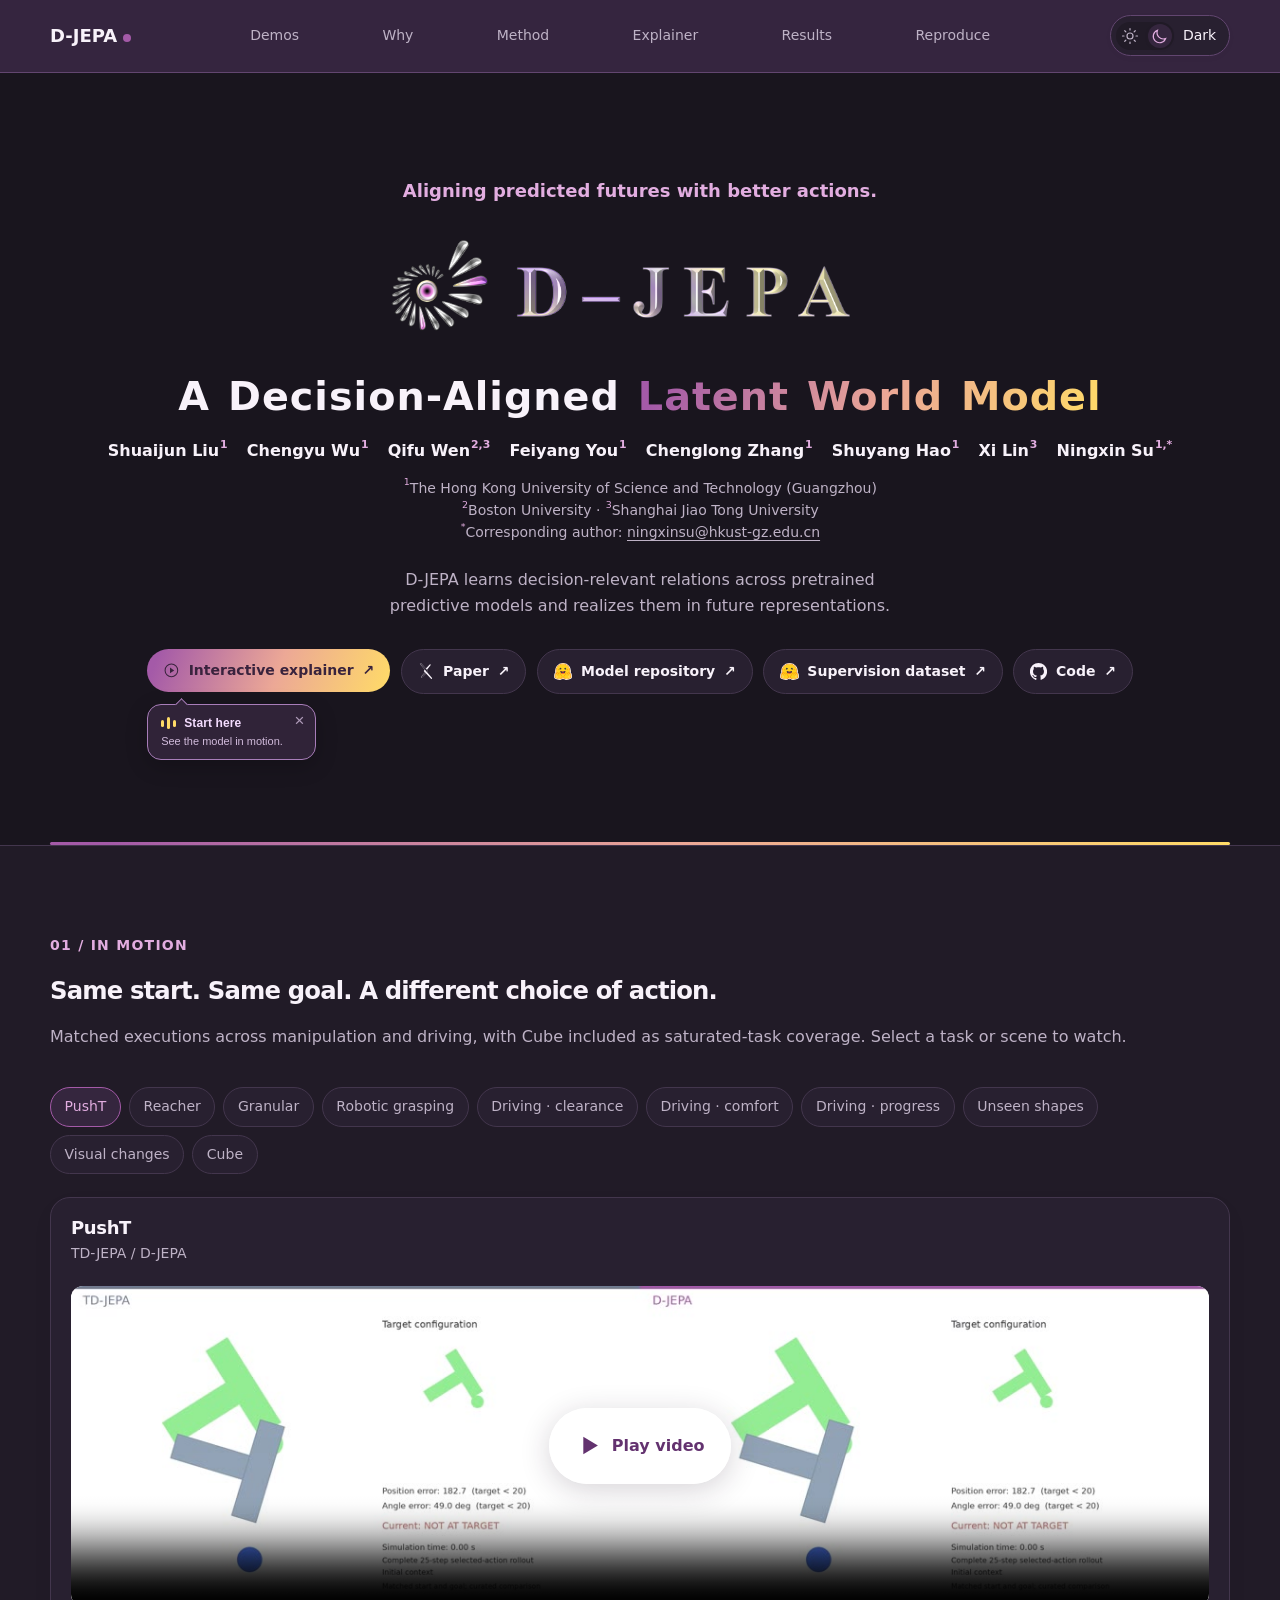
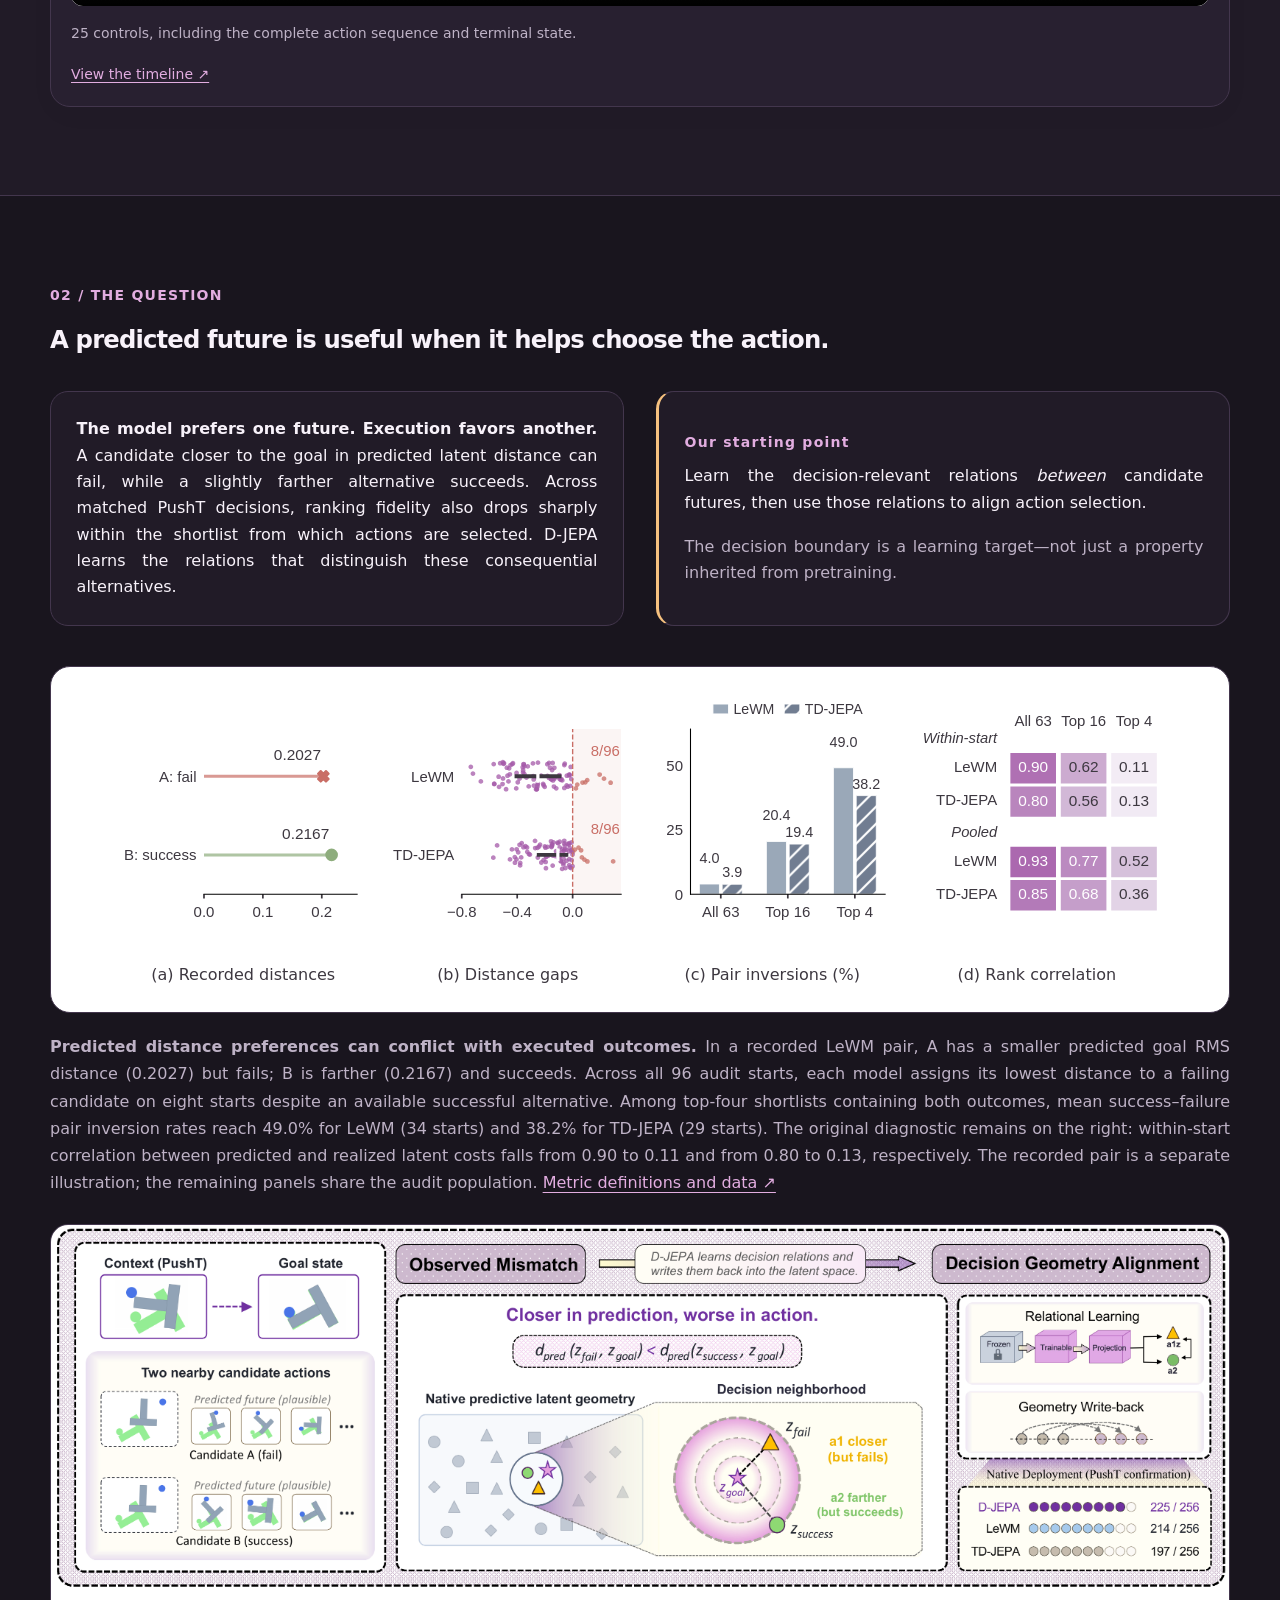
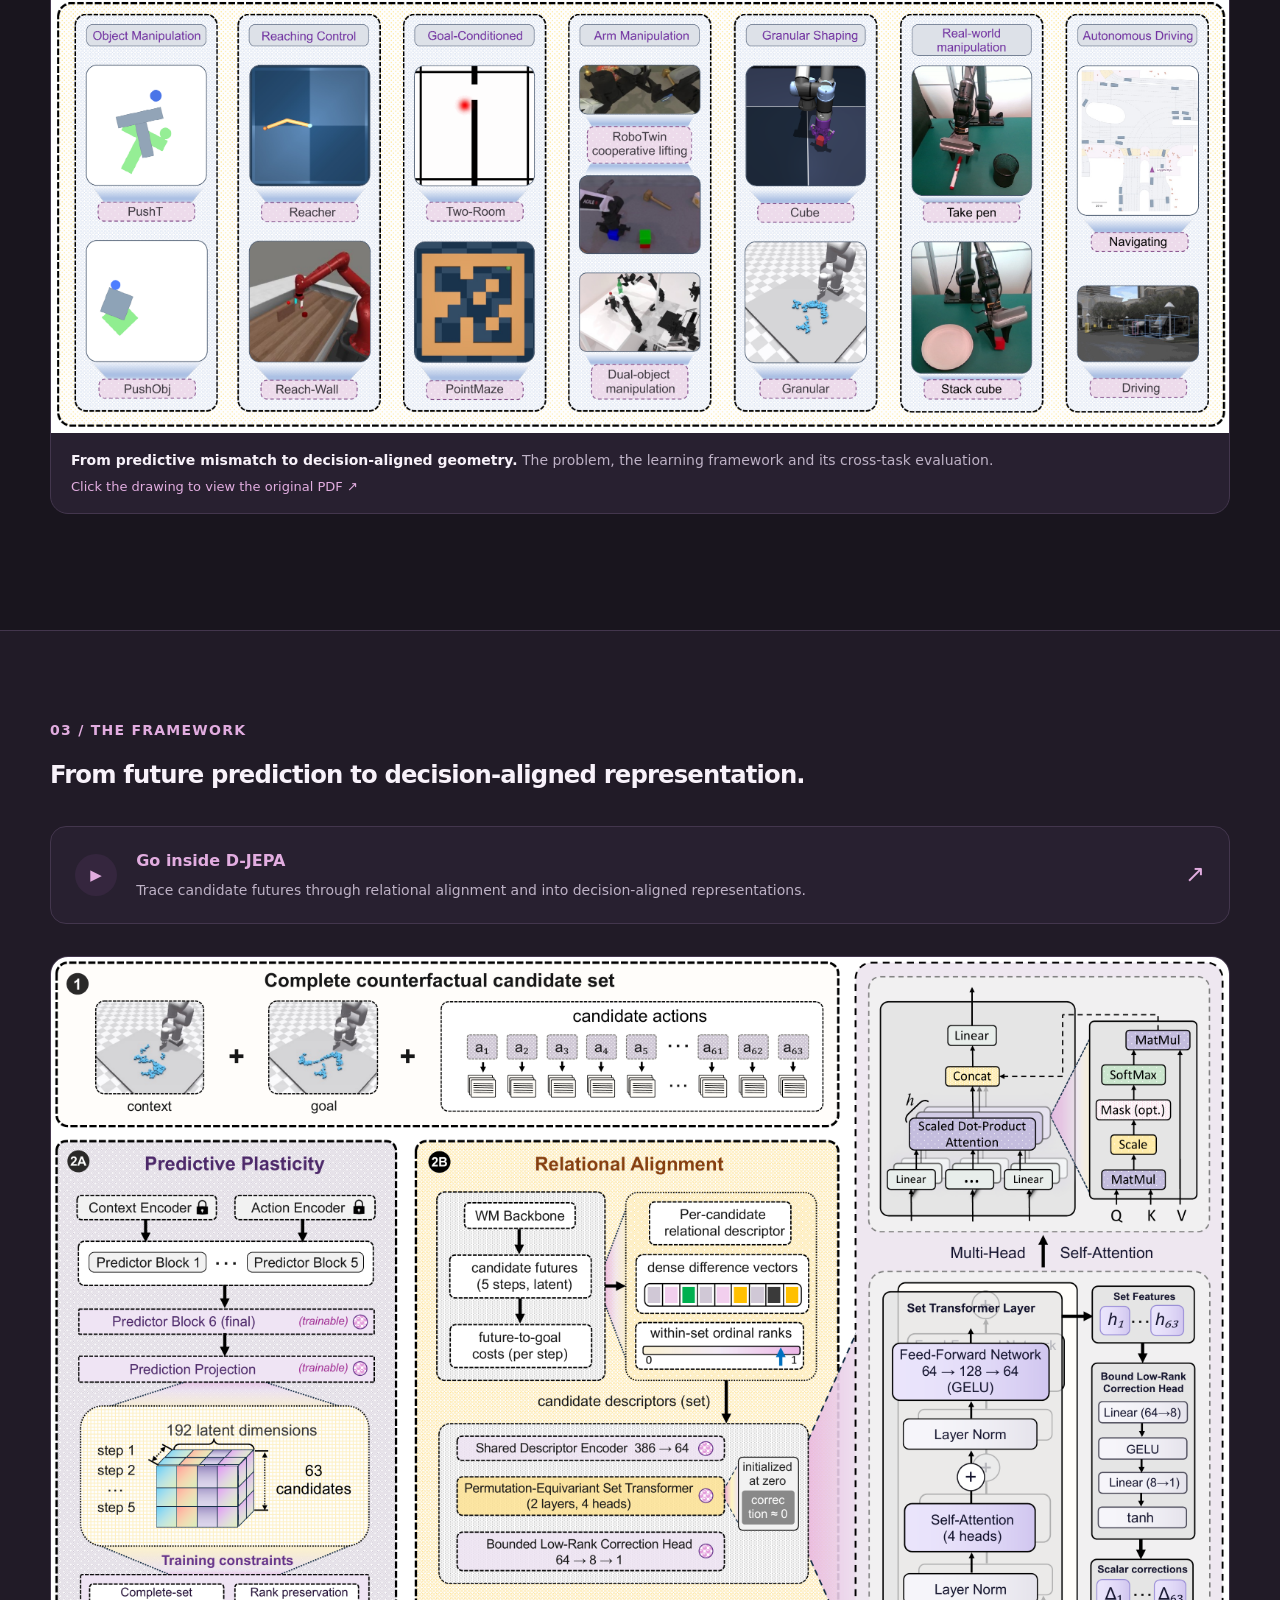
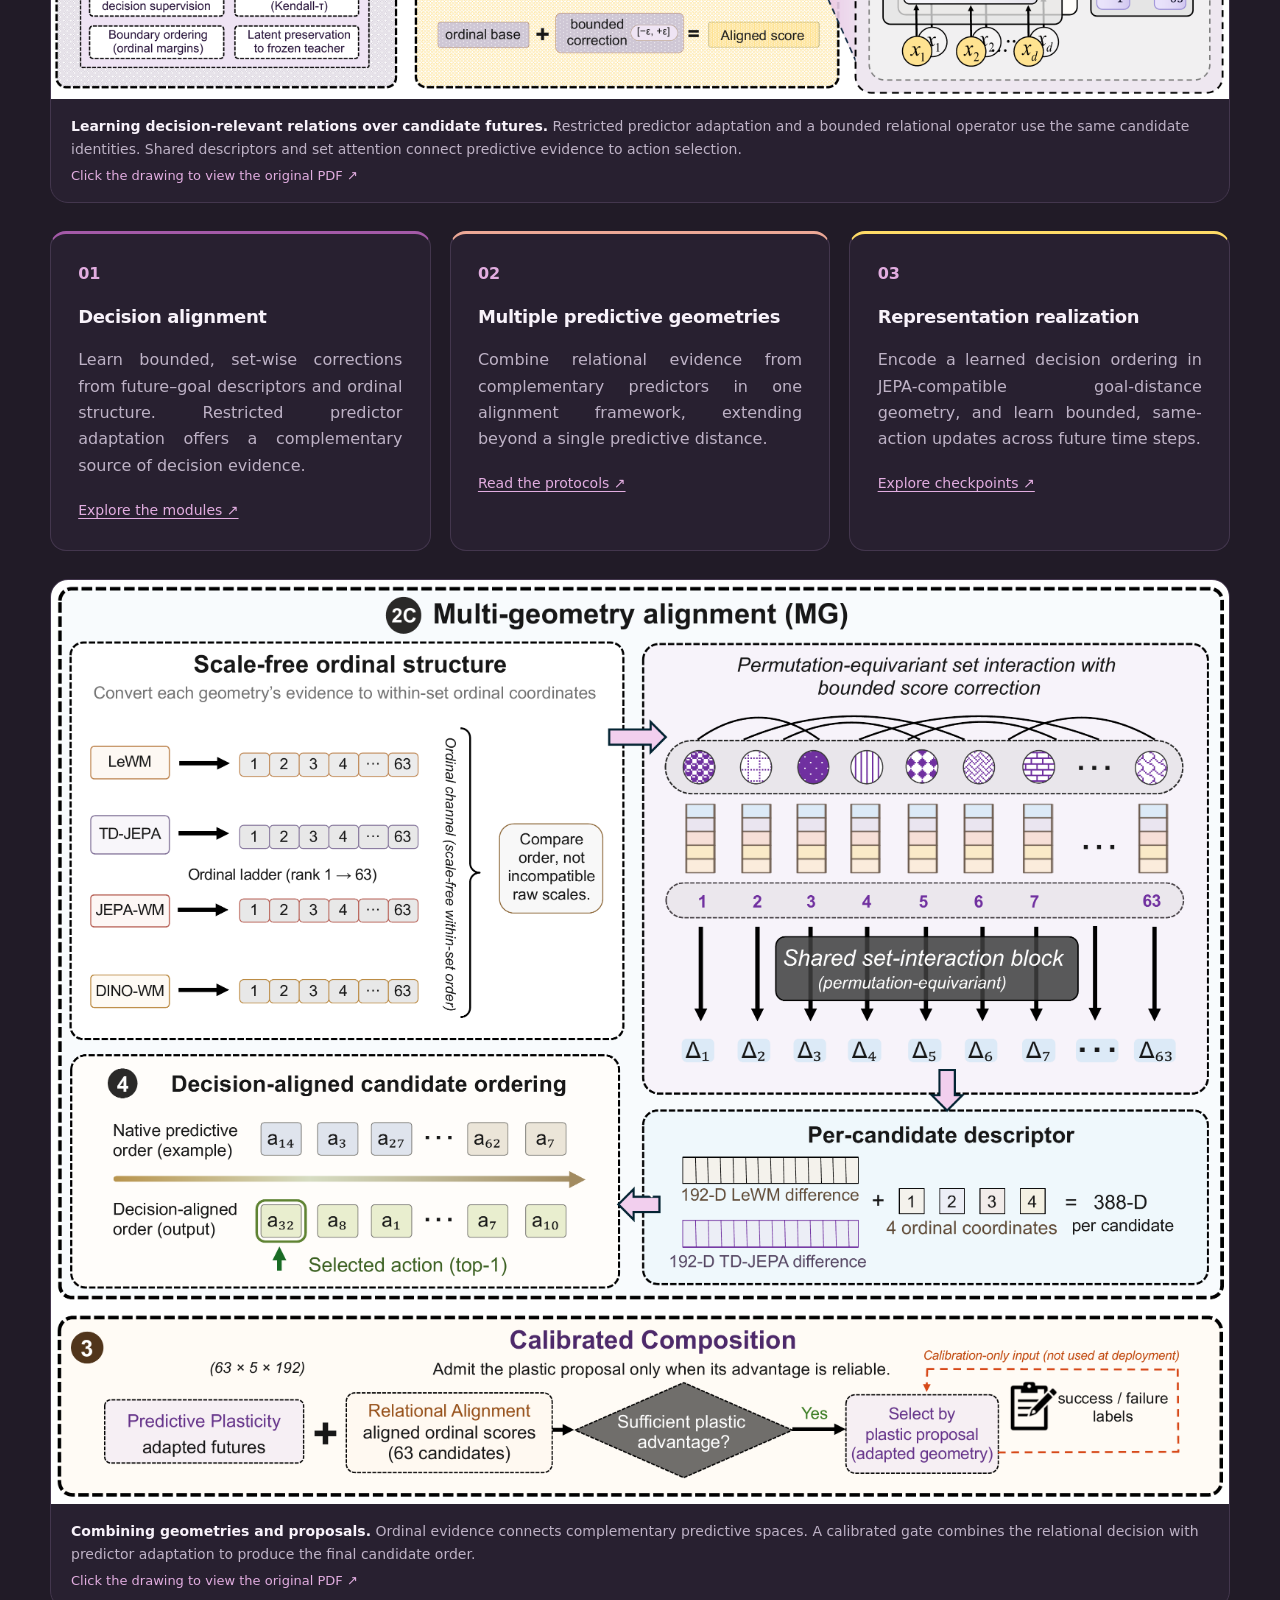
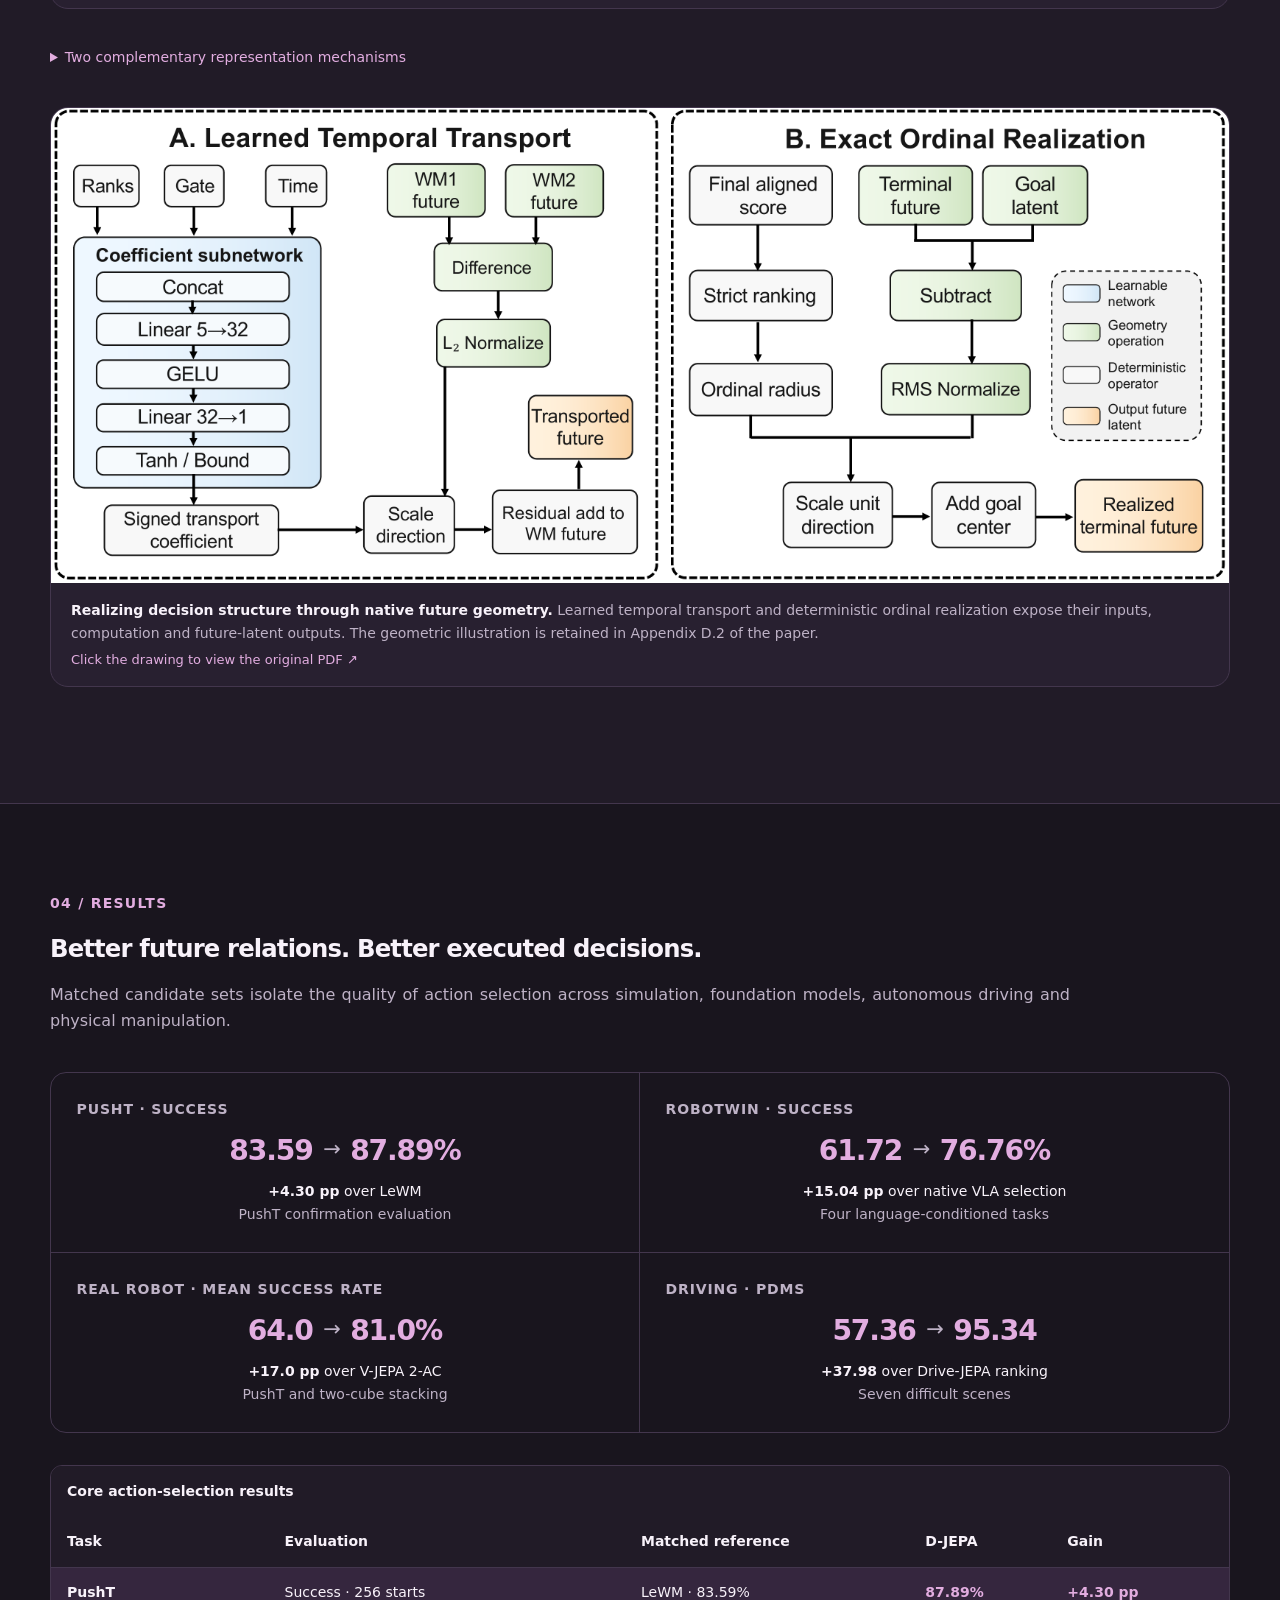
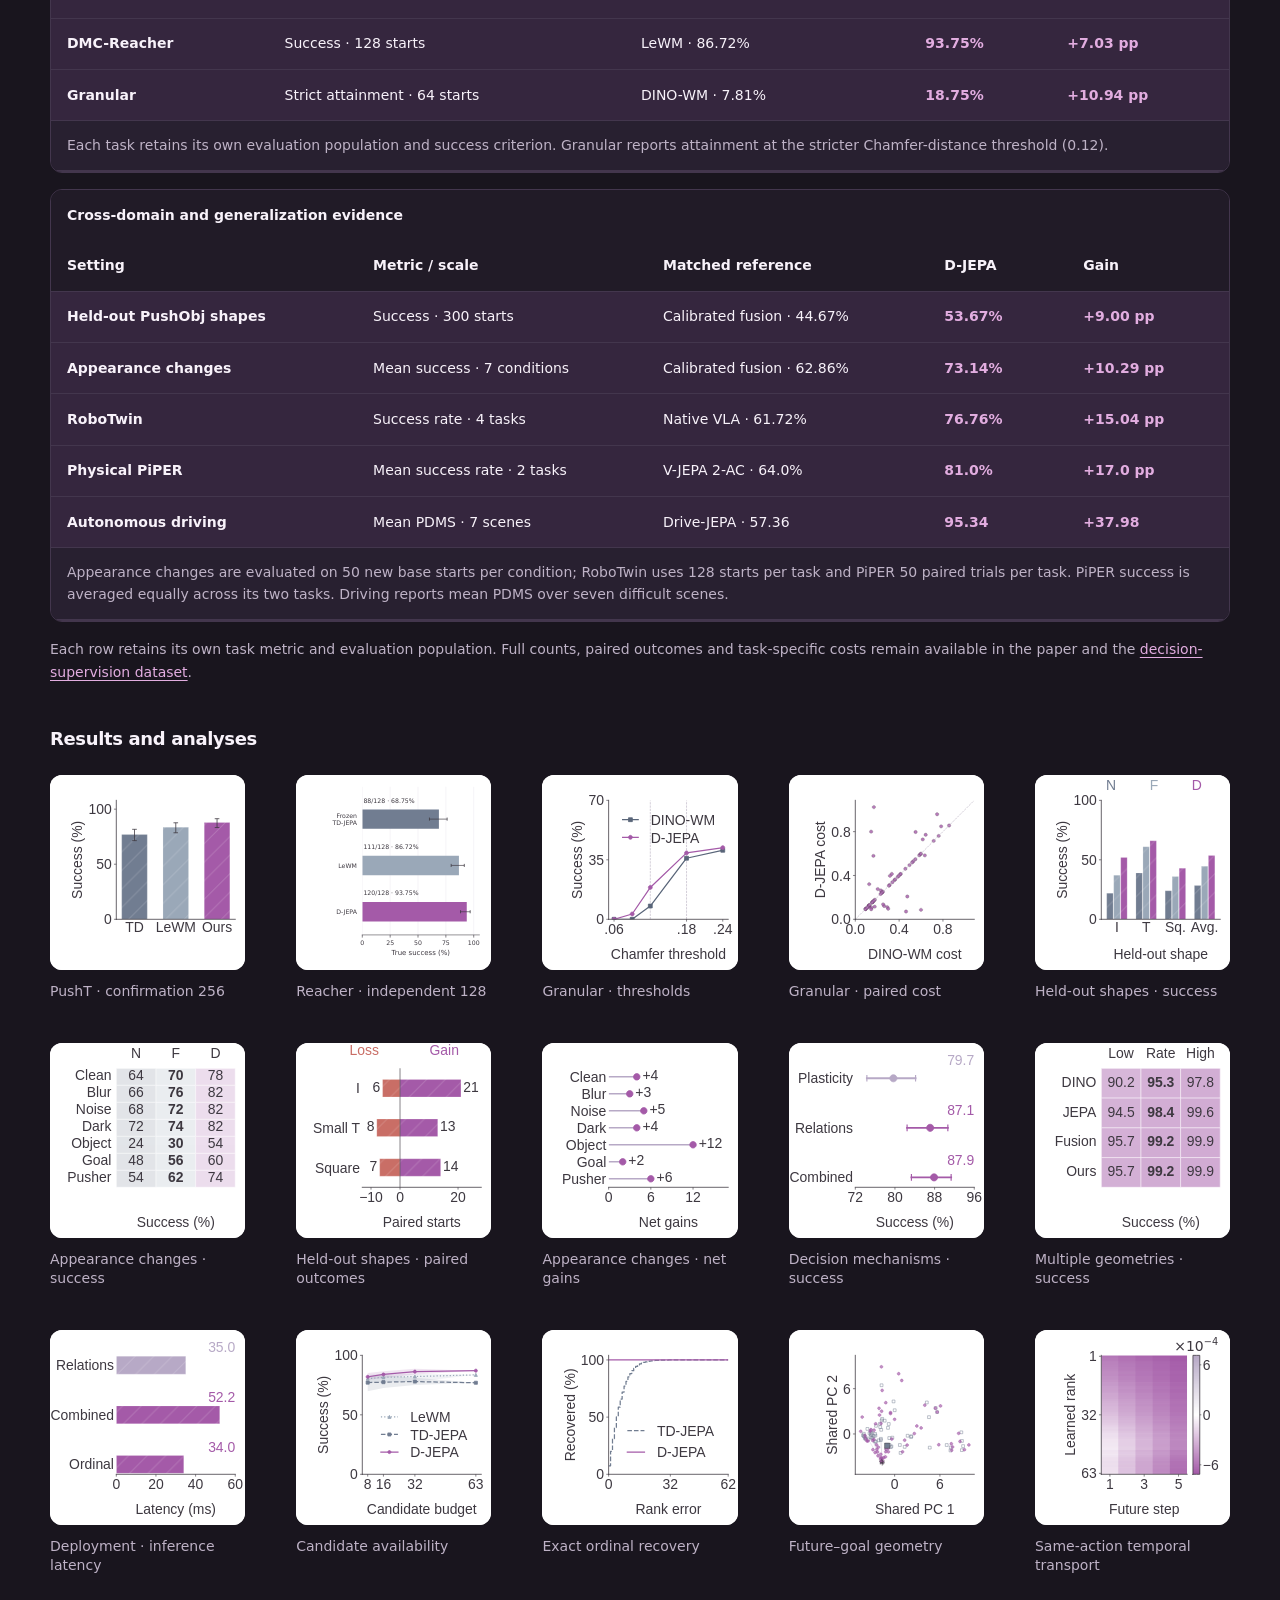
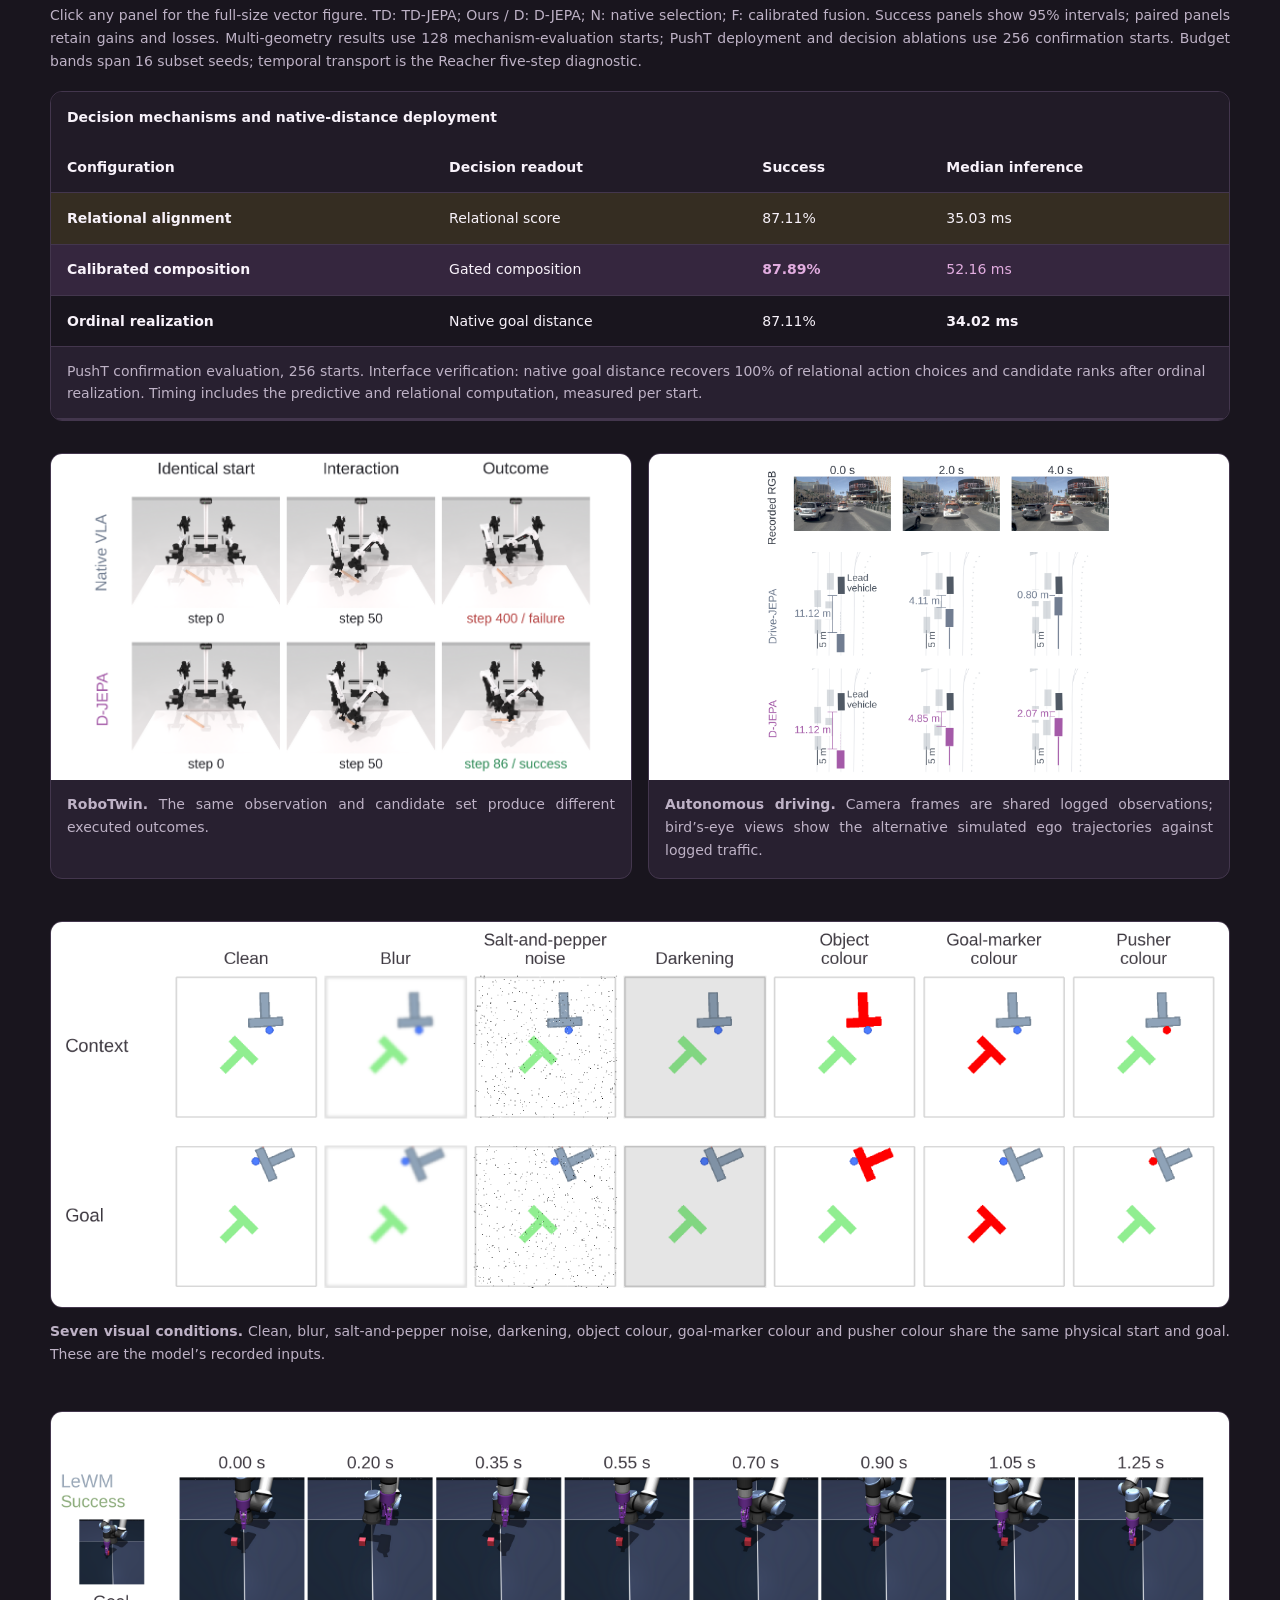
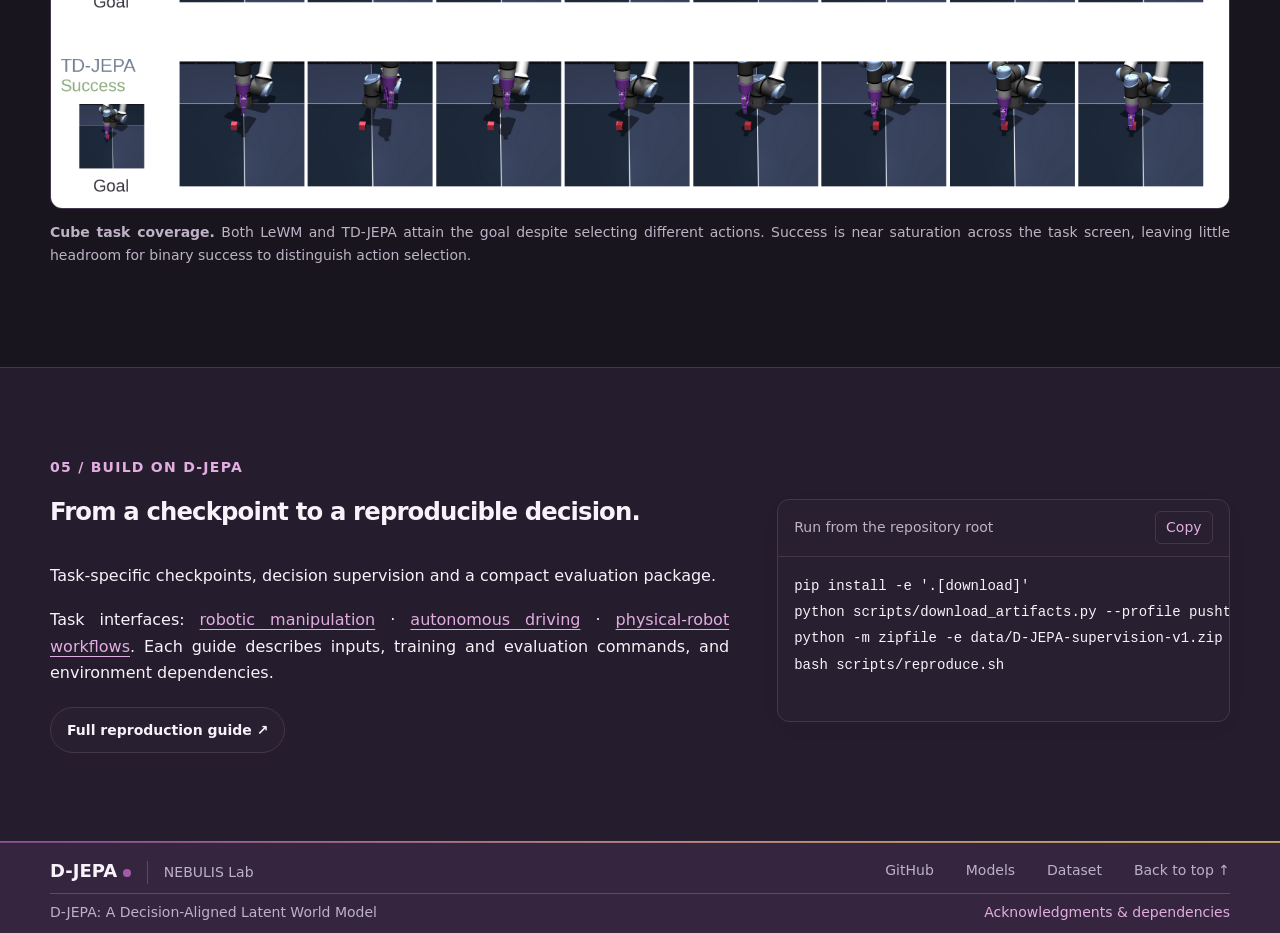
<file: docs/index.html>
<!DOCTYPE html>
<html lang="en" data-theme="dark">
<head>
  <meta charset="utf-8">
  <meta name="viewport" content="width=device-width, initial-scale=1">
  <meta name="description" content="D-JEPA learns decision-relevant structure from predicted futures, aligns multiple predictive geometries, and expresses decision structure in JEPA-compatible representations.">
  <meta name="theme-color" content="#A45AA8">
  <meta property="og:title" content="D-JEPA: A Decision-Aligned Latent World Model">
  <meta property="og:description" content="From predictive geometry to better action selection. Explore the method, completed experiments, checkpoints and decision supervision.">
  <meta property="og:type" content="website">
  <meta property="og:image" content="static/images/branding/jepa-full-logo-light.svg">
  <meta name="twitter:card" content="summary_large_image">
  <link rel="canonical" href="https://nebulis-lab.com/D-JEPA">
  <link rel="icon" type="image/svg+xml" href="static/images/branding/jepa-icon-dark.svg" id="site-icon">
  <link rel="stylesheet" href="static/css/site.css">
  <link rel="stylesheet" href="static/css/tour-guide.css">
  <script defer src="static/js/tour-guide.js"></script>
  <title>D-JEPA: A Decision-Aligned Latent World Model</title>
  <script>
    try {
      const saved = localStorage.getItem('djepa-theme');
      document.documentElement.dataset.theme = saved === 'light' ? 'light' : 'dark';
    } catch (_) { document.documentElement.dataset.theme = 'dark'; }
  </script>
  <script defer src="static/js/site.js"></script>
  <link rel="stylesheet" href="static/css/site-dialogs.css">
  <script defer src="static/js/site-dialogs.js"></script>
  <script type="application/ld+json">{"@context":"https://schema.org","@type":"ScholarlyArticle","name":"D-JEPA: A Decision-Aligned Latent World Model","url":"https://nebulis-lab.com/D-JEPA","codeRepository":"https://github.com/NEBULIS-Lab/D-JEPA","description":"D-JEPA learns decision-relevant relations among predicted futures and realizes them in JEPA-compatible representations.","author":[{"@type":"Person","name":"Shuaijun Liu"},{"@type":"Person","name":"Chengyu Wu"},{"@type":"Person","name":"Qifu Wen"},{"@type":"Person","name":"Feiyang You"},{"@type":"Person","name":"Chenglong Zhang"},{"@type":"Person","name":"Shuyang Hao"},{"@type":"Person","name":"Xi Lin","affiliation":{"@type":"Organization","name":"Shanghai Jiao Tong University"}},{"@type":"Person","name":"Ningxin Su","email":"ningxinsu@hkust-gz.edu.cn"}]}</script>
  <link rel="stylesheet" href="static/css/mobile-portrait.css" media="(max-width: 767px) and (orientation: portrait) and (hover: none) and (pointer: coarse)">
</head>
<body>
  <a class="skip-link" href="#main">Skip to content</a>
  <header class="topbar">
    <a class="wordmark" href="#home" aria-label="D-JEPA home">D-JEPA<span class="brand-dot"></span></a>
    <nav aria-label="Sections"><a href="#demonstrations">Demos</a><a href="#problem">Why</a><a href="#method">Method</a><a href="explainer.html">Explainer</a><a href="#results">Results</a><a href="#reproduce">Reproduce</a></nav>
    <button id="theme-toggle" type="button" aria-label="Switch to light mode" aria-pressed="true"><span class="theme-track" aria-hidden="true"><svg class="theme-sun" viewBox="0 0 24 24"><circle cx="12" cy="12" r="4"/><path d="M12 2v2m0 16v2M2 12h2m16 0h2M5 5l1.5 1.5m11 11L19 19M5 19l1.5-1.5m11-11L19 5"/></svg><svg class="theme-moon" viewBox="0 0 24 24"><path d="M19.5 15.4A8.5 8.5 0 0 1 8.6 4.5a8.5 8.5 0 1 0 10.9 10.9Z"/></svg></span><span class="theme-label">Dark</span></button>
  </header>
  <main id="main">
    <section class="hero container" id="home">
      <p class="hero-statement">Aligning predicted futures with better actions.</p>
      <div class="hero-logo">
        <img class="logo-light" src="static/images/branding/d-jepa-full-logo2-light.svg" width="3011" height="651" alt="D-JEPA">
        <img class="logo-dark" src="static/images/branding/d-jepa-full-logo2-dark.svg" width="3025" height="651" alt="D-JEPA">
      </div>
      <h1>A Decision-Aligned <span class="gradient-text">Latent World Model</span></h1>
      <div class="hero-authors" aria-label="Authors">
        <span>Shuaijun Liu<sup>1</sup></span><span>Chengyu Wu<sup>1</sup></span><span>Qifu Wen<sup>2,3</sup></span><span>Feiyang You<sup>1</sup></span><span>Chenglong Zhang<sup>1</sup></span><span>Shuyang Hao<sup>1</sup></span><span>Xi Lin<sup>3</sup></span><span>Ningxin Su<sup>1,*</sup></span>
      </div>
      <div class="hero-affiliations">
        <p><sup>1</sup>The Hong Kong University of Science and Technology (Guangzhou)</p>
        <p><sup>2</sup>Boston University <span aria-hidden="true">·</span> <sup>3</sup>Shanghai Jiao Tong University</p>
        <p><sup>*</sup>Corresponding author: <a href="mailto:ningxinsu@hkust-gz.edu.cn">ningxinsu@hkust-gz.edu.cn</a></p>
      </div>
      <p class="hero-description"><span>D-JEPA learns decision-relevant relations across pretrained</span> <span>predictive models and realizes them in future representations.</span></p>
      <div class="resource-links">
        <div class="guide-anchor guide-anchor--entry">
          <a id="interactive-explainer" class="button primary" href="explainer.html"><svg class="button-icon" viewBox="0 0 24 24" fill="none" stroke="currentColor" stroke-width="1.5" aria-hidden="true"><circle cx="12" cy="12" r="9"/><path d="m10 8 6 4-6 4Z" fill="currentColor" stroke="none"/></svg>Interactive explainer <span aria-hidden="true">↗</span></a>
          <div class="tour-guide tour-guide--entry" data-tour-guide data-guide-target="interactive-explainer" hidden>
            <span class="guide-heading"><span class="guide-signal" aria-hidden="true"><i></i><i></i><i></i></span>Start here</span>
            <span class="guide-copy">See the model in motion.</span>
            <button class="guide-dismiss" data-guide-dismiss type="button" aria-label="Dismiss explainer hint">×</button>
          </div>
        </div>
        <a class="button" href="https://arxiv.org/abs/2609.24749" title="Read the paper on arXiv"><span class="button-icon mask-icon arxiv-icon" aria-hidden="true"></span>Paper <span aria-hidden="true">↗</span></a>
        <a class="button" href="https://huggingface.co/Shuaijun/D-JEPA"><img class="button-icon huggingface-icon" src="static/images/icons/huggingface.svg" alt="" aria-hidden="true">Model repository <span aria-hidden="true">↗</span></a>
        <a class="button" href="https://huggingface.co/datasets/Shuaijun/D-JEPA-Dataset"><img class="button-icon huggingface-icon" src="static/images/icons/huggingface.svg" alt="" aria-hidden="true">Supervision dataset <span aria-hidden="true">↗</span></a>
        <a class="button" href="https://github.com/NEBULIS-Lab/D-JEPA"><span class="button-icon mask-icon github-icon" aria-hidden="true"></span>Code <span aria-hidden="true">↗</span></a>
      </div>
      <div class="hero-rule" aria-hidden="true"></div>
    </section>

    <section class="section tinted" id="demonstrations">
      <div class="container">
        <div class="section-heading"><span class="section-number">01 / IN MOTION</span><h2>Same start. Same goal. A different choice of action.</h2><p>Matched executions across manipulation and driving, with Cube included as saturated-task coverage. Select a task or scene to watch.</p></div>
        <div class="demo-tabs" role="tablist" aria-label="Choose an execution comparison">
          <button type="button" id="tab-pusht" role="tab" data-demo="pusht" aria-controls="demo-pusht" aria-selected="true" tabindex="0">PushT</button>
          <button type="button" id="tab-reacher" role="tab" data-demo="reacher" aria-controls="demo-reacher" aria-selected="false" tabindex="-1">Reacher</button>
          <button type="button" id="tab-granular" role="tab" data-demo="granular" aria-controls="demo-granular" aria-selected="false" tabindex="-1">Granular</button>
          <button type="button" id="tab-robotwin" role="tab" data-demo="robotwin" aria-controls="demo-robotwin" aria-selected="false" tabindex="-1">Robotic grasping</button>
          <button type="button" id="tab-driving" role="tab" data-demo="driving" aria-controls="demo-driving" aria-selected="false" tabindex="-1">Driving · clearance</button>
          <button type="button" id="tab-driving-comfort" role="tab" data-demo="driving-comfort" aria-controls="demo-driving-comfort" aria-selected="false" tabindex="-1">Driving · comfort</button>
          <button type="button" id="tab-driving-progress" role="tab" data-demo="driving-progress" aria-controls="demo-driving-progress" aria-selected="false" tabindex="-1">Driving · progress</button>
          <button type="button" id="tab-shape" role="tab" data-demo="shape" aria-controls="demo-shape" aria-selected="false" tabindex="-1">Unseen shapes</button>
          <button type="button" id="tab-appearance" role="tab" data-demo="appearance" aria-controls="demo-appearance" aria-selected="false" tabindex="-1">Visual changes</button>
          <button type="button" id="tab-cube" role="tab" data-demo="cube" aria-controls="demo-cube" aria-selected="false" tabindex="-1">Cube</button>
        </div>
        <div class="demo-grid">
          <article class="demo-panel" id="demo-pusht">
            <div class="demo-heading"><h3>PushT</h3><span>TD-JEPA / D-JEPA</span></div>
            <video controls playsinline preload="none" poster="static/images/poster-pusht.jpg" aria-label="PushT matched execution comparison"><source src="static/videos/pusht.mp4" type="video/mp4">Your browser does not support embedded video.</video>
            <p class="small">25 controls, including the complete action sequence and terminal state.</p>
            <a href="static/images/pusht-timeline.png">View the timeline ↗</a>
          </article>
          <article class="demo-panel" id="demo-reacher">
            <div class="demo-heading"><h3>Reacher</h3><span>TD-JEPA / D-JEPA</span></div>
            <video controls playsinline preload="none" poster="static/images/poster-reacher.jpg" aria-label="Reacher matched execution comparison"><source src="static/videos/reacher.mp4" type="video/mp4">Your browser does not support embedded video.</video>
            <p class="small">25 controls. The target specifies the final joint configuration.</p>
            <a href="static/images/reacher-timeline.png">View the timeline ↗</a>
          </article>
          <article class="demo-panel" id="demo-granular">
            <div class="demo-heading"><h3>Granular manipulation</h3><span>DINO-WM / D-JEPA</span></div>
            <video controls playsinline preload="none" poster="static/images/poster-granular.jpg" aria-label="Granular manipulation matched execution comparison"><source src="static/videos/granular.mp4" type="video/mp4">Your browser does not support embedded video.</video>
            <p class="small">Five actions with settling steps, showing the evolving particle distribution.</p>
            <a href="static/images/granular-timeline.png">View the timeline ↗</a>
          </article>
          <article class="demo-panel" id="demo-robotwin">
            <div class="demo-heading"><h3>Bimanual grasping</h3><span>Native VLA / D-JEPA</span></div>
            <video controls playsinline preload="none" poster="static/images/poster-robotwin.jpg" aria-label="Bimanual grasping matched execution comparison"><source src="static/videos/robotwin.mp4" type="video/mp4">Your browser does not support embedded video.</video>
            <p class="small">Matched initial state, complete recorded sequences at 2× playback. The aligned execution stops on success; its final frame is held while the native sequence continues.</p>
            <a href="static/images/foundation_robotwin.png">View the timeline ↗</a>
          </article>
          <article class="demo-panel" id="demo-driving">
            <div class="demo-heading"><h3>Autonomous driving</h3><span>Drive-JEPA / D-JEPA</span></div>
            <video controls playsinline preload="none" poster="static/images/poster-driving.jpg" aria-label="Autonomous driving matched execution comparison"><source src="static/videos/driving.mp4" type="video/mp4">Your browser does not support embedded video.</video>
            <p class="small">Recorded camera context and simulated candidate trajectories, synchronized over four seconds.</p>
            <a href="static/images/foundation_driving.png">View the timeline ↗</a>
          </article>
          <article class="demo-panel" id="demo-shape">
            <div class="demo-heading"><h3>Unseen object geometry</h3><span>Native / Fusion / D-JEPA</span></div>
            <video controls playsinline preload="none" poster="static/images/poster-shape.jpg" aria-label="Unseen object geometry matched execution comparison"><source src="static/videos/shape.mp4" type="video/mp4">Your browser does not support embedded video.</video>
            <p class="small">An unseen I-shaped object, with the same goal and action candidates.</p>
            <a href="static/images/shape-timeline.png">View the timeline ↗</a>
          </article>
          <article class="demo-panel" id="demo-appearance">
            <div class="demo-heading"><h3>Changed object appearance</h3><span>Native / Fusion / D-JEPA</span></div>
            <video controls playsinline preload="none" poster="static/images/poster-appearance.jpg" aria-label="Changed object appearance matched execution comparison"><source src="static/videos/appearance.mp4" type="video/mp4">Your browser does not support embedded video.</video>
            <p class="small">Object-colour change after task-local fitting, evaluated on a fresh start.</p>
            <a href="static/images/appearance-timeline.png">View the timeline ↗</a>
          </article>
          <article class="demo-panel" id="demo-driving-comfort">
            <div class="demo-heading"><h3>Driving · turning comfort</h3><span>Drive-JEPA / D-JEPA</span></div>
            <video controls playsinline preload="none" poster="static/images/poster-driving-comfort.jpg" aria-label="Driving · turning comfort execution comparison"><source src="static/videos/driving-comfort.mp4" type="video/mp4">Your browser does not support embedded video.</video>
            <p class="small">The appendix turning case: D-JEPA satisfies the comfort criterion; both candidates satisfy the collision and TTC criteria.</p><a href="static/images/driving-comfort-timeline.png">View the timeline ↗</a>
          </article>
          <article class="demo-panel" id="demo-driving-progress">
            <div class="demo-heading"><h3>Driving · progress</h3><span>Drive-JEPA / D-JEPA</span></div>
            <video controls playsinline preload="none" poster="static/images/poster-driving-progress.jpg" aria-label="Driving · progress execution comparison"><source src="static/videos/driving-progress.mp4" type="video/mp4">Your browser does not support embedded video.</video>
            <p class="small">The appendix progress case: D-JEPA travels farther through the same traffic scene. Logged camera context accompanies paired simulated trajectories.</p><a href="static/images/driving-progress-timeline.png">View the timeline ↗</a>
          </article>
          <article class="demo-panel" id="demo-cube">
            <div class="demo-heading"><h3>Cube · task coverage</h3><span>LeWM / TD-JEPA</span></div>
            <video controls playsinline preload="none" poster="static/images/poster-cube.jpg" aria-label="Cube · task coverage execution comparison"><source src="static/videos/cube.mp4" type="video/mp4">Your browser does not support embedded video.</video>
            <p class="small">Both predictive baselines succeed. This saturated-task example documents coverage; it is not a D-JEPA comparison.</p><a href="static/images/cube_task_coverage.png">View the timeline ↗</a>
          </article>
        </div>
      </div>
    </section>

    <section class="container section" id="problem">
      <div class="section-heading"><span class="section-number">02 / THE QUESTION</span><h2>A predicted future is useful when it helps choose the action.</h2></div>
      <div class="problem-grid">
        <div class="problem-copy"><p><strong>The model prefers one future. Execution favors another.</strong> A candidate closer to the goal in predicted latent distance can fail, while a slightly farther alternative succeeds. Across matched PushT decisions, ranking fidelity also drops sharply within the shortlist from which actions are selected. D-JEPA learns the relations that distinguish these consequential alternatives.</p></div>
        <div class="insight"><span class="eyebrow">Our starting point</span><p>Learn the decision-relevant relations <em>between</em> candidate futures, then use those relations to align action selection.</p><p class="small">The decision boundary is a learning target—not just a property inherited from pretraining.</p></div>
      </div>
      <figure class="diagnostic-evidence diagnostic-evidence--wide"><div class="diagnostic-plot-frame"><div class="diagnostic-panel-grid"><figure class="diagnostic-panel"><a href="static/images/decision_local_ranking_a.svg"><img src="static/images/decision_local_ranking_a.svg" width="720" height="743" loading="lazy" alt="Recorded LeWM distances for a failing and a successful candidate"></a><figcaption>(a) Recorded distances</figcaption></figure><figure class="diagnostic-panel"><a href="static/images/decision_local_ranking_b.svg"><img src="static/images/decision_local_ranking_b.svg" width="720" height="743" loading="lazy" alt="Normalized success–failure distance gaps across 96 starts"></a><figcaption>(b) Distance gaps</figcaption></figure><figure class="diagnostic-panel"><a href="static/images/decision_local_ranking_c.svg"><img src="static/images/decision_local_ranking_c.svg" width="720" height="743" loading="lazy" alt="Success–failure pair inversion rates by shortlist size"></a><figcaption>(c) Pair inversions (%)</figcaption></figure><figure class="diagnostic-panel"><a href="static/images/decision_local_ranking_d.svg"><img src="static/images/decision_local_ranking_d.svg" width="720" height="743" loading="lazy" alt="Predicted–realized latent-cost rank correlations"></a><figcaption>(d) Rank correlation</figcaption></figure></div></div><figcaption><b>Predicted distance preferences can conflict with executed outcomes.</b> In a recorded LeWM pair, A has a smaller predicted goal RMS distance (0.2027) but fails; B is farther (0.2167) and succeeds. Across all 96 audit starts, each model assigns its lowest distance to a failing candidate on eight starts despite an available successful alternative. Among top-four shortlists containing both outcomes, mean success–failure pair inversion rates reach 49.0% for LeWM (34 starts) and 38.2% for TD-JEPA (29 starts). The original diagnostic remains on the right: within-start correlation between predicted and realized latent costs falls from 0.90 to 0.11 and from 0.80 to 0.13, respectively. The recorded pair is a separate illustration; the remaining panels share the audit population. <a href="static/data/decision_local_ranking.json">Metric definitions and data ↗</a></figcaption></figure>
      <figure class="paper-artwork" data-figure="overview">
        <a href="static/images/paper-artwork/overview.pdf" target="_blank" rel="noopener" aria-label="Open the overview as an original PDF"><img src="static/images/paper-artwork/overview.webp" width="3200" height="2193" loading="lazy" alt="D-JEPA overview: predicted goal distance can favor a failing action; relational learning and geometry write-back align decisions across physical tasks."></a>
        <figcaption><strong>From predictive mismatch to decision-aligned geometry.</strong> The problem, the learning framework and its cross-task evaluation. <span>Click the drawing to view the original PDF ↗</span></figcaption>
      </figure>
    </section>

    <section class="section tinted" id="method">
      <div class="container">
        <div class="section-heading"><span class="section-number">03 / THE FRAMEWORK</span><h2>From future prediction to decision-aligned representation.</h2></div>
        <a class="explainer-entry" href="explainer.html"><span class="explainer-entry-play" aria-hidden="true">▶</span><span><strong>Go inside D-JEPA</strong><span>Trace candidate futures through relational alignment and into decision-aligned representations.</span></span><span class="explainer-entry-arrow" aria-hidden="true">↗</span></a>
        <figure class="paper-artwork" data-figure="alignment">
          <a href="static/images/paper-artwork/alignment.pdf" target="_blank" rel="noopener" aria-label="Open the decision-alignment diagram as an original PDF"><img src="static/images/paper-artwork/alignment.webp" width="3200" height="2016" loading="lazy" alt="Shared candidate futures feed restricted predictor adaptation and bounded relational alignment, with the set-attention and correction architecture shown in detail."></a>
          <figcaption><strong>Learning decision-relevant relations over candidate futures.</strong> Restricted predictor adaptation and a bounded relational operator use the same candidate identities. Shared descriptors and set attention connect predictive evidence to action selection. <span>Click the drawing to view the original PDF ↗</span></figcaption>
        </figure>
        <div class="method-grid">
          <article class="method-card"><span class="module-index">01</span><h3>Decision alignment</h3><p>Learn bounded, set-wise corrections from future–goal descriptors and ordinal structure. Restricted predictor adaptation offers a complementary source of decision evidence.</p><a href="https://github.com/NEBULIS-Lab/D-JEPA/tree/main/src/djepa/models">Explore the modules ↗</a></article>
          <article class="method-card"><span class="module-index">02</span><h3>Multiple predictive geometries</h3><p>Combine relational evidence from complementary predictors in one alignment framework, extending beyond a single predictive distance.</p><a href="https://github.com/NEBULIS-Lab/D-JEPA/blob/main/docs/PROTOCOLS.md">Read the protocols ↗</a></article>
          <article class="method-card"><span class="module-index">03</span><h3>Representation realization</h3><p>Encode a learned decision ordering in JEPA-compatible goal-distance geometry, and learn bounded, same-action updates across future time steps.</p><a href="https://huggingface.co/Shuaijun/D-JEPA">Explore checkpoints ↗</a></article>
        </div>
        <figure class="paper-artwork" data-figure="composition">
          <a href="static/images/paper-artwork/composition.pdf" target="_blank" rel="noopener" aria-label="Open the multi-geometry and composition diagram as an original PDF"><img src="static/images/paper-artwork/composition.webp" width="3200" height="2509" loading="lazy" alt="Multi-geometry alignment combines scale-free source ranks; calibrated composition admits a reliable plastic proposal over the relational default while retaining candidate identities."></a>
          <figcaption><strong>Combining geometries and proposals.</strong> Ordinal evidence connects complementary predictive spaces. A calibrated gate combines the relational decision with predictor adaptation to produce the final candidate order. <span>Click the drawing to view the original PDF ↗</span></figcaption>
        </figure>
        <details class="protocol-note"><summary>Two complementary representation mechanisms</summary><p>PushT exact realization preserves earlier futures and encodes terminal ordering while retaining its embedded predictive and relational computation. Reacher learns same-action five-step future updates; its reported physical decisions use the relational selector. These experiments establish complementary mechanisms and do not imply a newly evaluated combined checkpoint or single-backbone distillation.</p></details>
        <figure class="paper-artwork" data-figure="representation">
          <a href="static/images/paper-artwork/representation.pdf" target="_blank" rel="noopener" aria-label="Open the representation-lifting diagram as an original PDF"><img src="static/images/paper-artwork/representation.webp" width="3200" height="1290" loading="lazy" alt="Representation-lifting architecture: a bounded coefficient network produces same-action temporal residuals, while strict ranks set the native terminal goal-distance radius."></a>
          <figcaption><strong>Realizing decision structure through native future geometry.</strong> Learned temporal transport and deterministic ordinal realization expose their inputs, computation and future-latent outputs. The geometric illustration is retained in Appendix D.2 of the paper. <span>Click the drawing to view the original PDF ↗</span></figcaption>
        </figure>
      </div>
    </section>

    <section class="container section" id="results">
      <div class="section-heading"><span class="section-number">04 / RESULTS</span><h2>Better future relations. Better executed decisions.</h2><p>Matched candidate sets isolate the quality of action selection across simulation, foundation models, autonomous driving and physical manipulation.</p></div>
      <div class="metric-strip">
        <article><span class="metric-label">PUSHT · SUCCESS</span><strong class="metric-value"><span>83.59</span><span class="metric-arrow" aria-label="to">→</span><span>87.89%</span></strong><p><b>+4.30 pp</b> over LeWM<br><span class="muted">PushT confirmation evaluation</span></p></article>
        <article><span class="metric-label">ROBOTWIN · SUCCESS</span><strong class="metric-value"><span>61.72</span><span class="metric-arrow" aria-label="to">→</span><span>76.76%</span></strong><p><b>+15.04 pp</b> over native VLA selection<br><span class="muted">Four language-conditioned tasks</span></p></article>
        <article><span class="metric-label">REAL ROBOT · MEAN SUCCESS RATE</span><strong class="metric-value"><span>64.0</span><span class="metric-arrow" aria-label="to">→</span><span>81.0%</span></strong><p><b>+17.0 pp</b> over V-JEPA 2-AC<br><span class="muted">PushT and two-cube stacking</span></p></article>
        <article><span class="metric-label">DRIVING · PDMS</span><strong class="metric-value"><span>57.36</span><span class="metric-arrow" aria-label="to">→</span><span>95.34</span></strong><p><b>+37.98</b> over Drive-JEPA ranking<br><span class="muted">Seven difficult scenes</span></p></article>
      </div>
      <div class="table-scroll" tabindex="0" role="region" aria-label="Completed experiment results">
        <table><caption>Core action-selection results</caption><thead><tr><th scope="col">Task</th><th scope="col">Evaluation</th><th scope="col">Matched reference</th><th scope="col">D-JEPA</th><th scope="col">Gain</th></tr></thead><tbody>
          <tr class="ours-row"><th scope="row">PushT</th><td>Success · 256 starts</td><td>LeWM · 83.59%</td><td><strong>87.89%</strong></td><td><strong>+4.30 pp</strong></td></tr>
          <tr class="ours-row"><th scope="row">DMC-Reacher</th><td>Success · 128 starts</td><td>LeWM · 86.72%</td><td><strong>93.75%</strong></td><td><strong>+7.03 pp</strong></td></tr>
          <tr class="ours-row"><th scope="row">Granular</th><td>Strict attainment · 64 starts</td><td>DINO-WM · 7.81%</td><td><strong>18.75%</strong></td><td><strong>+10.94 pp</strong></td></tr>
        </tbody><tfoot><tr><td colspan="5">Each task retains its own evaluation population and success criterion. Granular reports attainment at the stricter Chamfer-distance threshold (0.12).</td></tr></tfoot></table>
      </div>
      <div class="table-scroll" tabindex="0" role="region" aria-label="Cross-domain and generalization results">
        <table><caption>Cross-domain and generalization evidence</caption><thead><tr><th scope="col">Setting</th><th scope="col">Metric / scale</th><th scope="col">Matched reference</th><th scope="col">D-JEPA</th><th scope="col">Gain</th></tr></thead><tbody>
          <tr class="ours-row"><th scope="row">Held-out PushObj shapes</th><td>Success · 300 starts</td><td>Calibrated fusion · 44.67%</td><td><strong>53.67%</strong></td><td><strong>+9.00 pp</strong></td></tr>
          <tr class="ours-row"><th scope="row">Appearance changes</th><td>Mean success · 7 conditions</td><td>Calibrated fusion · 62.86%</td><td><strong>73.14%</strong></td><td><strong>+10.29 pp</strong></td></tr>
          <tr class="ours-row"><th scope="row">RoboTwin</th><td>Success rate · 4 tasks</td><td>Native VLA · 61.72%</td><td><strong>76.76%</strong></td><td><strong>+15.04 pp</strong></td></tr>
          <tr class="ours-row"><th scope="row">Physical PiPER</th><td>Mean success rate · 2 tasks</td><td>V-JEPA 2-AC · 64.0%</td><td><strong>81.0%</strong></td><td><strong>+17.0 pp</strong></td></tr>
          <tr class="ours-row"><th scope="row">Autonomous driving</th><td>Mean PDMS · 7 scenes</td><td>Drive-JEPA · 57.36</td><td><strong>95.34</strong></td><td><strong>+37.98</strong></td></tr>
        </tbody><tfoot><tr><td colspan="5">Appearance changes are evaluated on 50 new base starts per condition; RoboTwin uses 128 starts per task and PiPER 50 paired trials per task. PiPER success is averaged equally across its two tasks. Driving reports mean PDMS over seven difficult scenes.</td></tr></tfoot></table>
      </div>
      <p class="small">Each row retains its own task metric and evaluation population. Full counts, paired outcomes and task-specific costs remain available in the paper and the <a href="https://huggingface.co/datasets/Shuaijun/D-JEPA-Dataset">decision-supervision dataset</a>.</p>
      <h3 class="result-subheading">Results and analyses</h3>
      <div class="figure-strip">
        <figure><a href="static/images/pusht_independent_success.svg"><img src="static/images/pusht_independent_success.svg" width="336" height="336" loading="lazy" alt="PushT confirmation success over 256 starts"></a><figcaption>PushT · confirmation 256</figcaption></figure>
        <figure><a href="static/images/reacher_formal_success.svg"><img src="static/images/reacher_formal_success.svg" width="336" height="336" loading="lazy" alt="Reacher formal success by method"></a><figcaption>Reacher · independent 128</figcaption></figure>
        <figure><a href="static/images/granular_threshold_success.svg"><img src="static/images/granular_threshold_success.svg" width="336" height="336" loading="lazy" alt="Granular success across distance thresholds"></a><figcaption>Granular · thresholds</figcaption></figure>
        <figure><a href="static/images/granular_paired_cost.svg"><img src="static/images/granular_paired_cost.svg" width="336" height="336" loading="lazy" alt="Paired DINO-WM and D-JEPA Granular costs on the same starts"></a><figcaption>Granular · paired cost</figcaption></figure>
        <figure><a href="static/images/held_out_shape_success.svg"><img src="static/images/held_out_shape_success.svg" width="336" height="336" loading="lazy" alt="Success on unseen I, small T and square shapes"></a><figcaption>Held-out shapes · success</figcaption></figure>
        <figure><a href="static/images/appearance_success.svg"><img src="static/images/appearance_success.svg" width="336" height="336" loading="lazy" alt="Success across seven visual conditions"></a><figcaption>Appearance changes · success</figcaption></figure>
        <figure><a href="static/images/held_out_shape_pairs.svg"><img src="static/images/held_out_shape_pairs.svg" width="336" height="336" loading="lazy" alt="Paired gains and losses on each held-out shape"></a><figcaption>Held-out shapes · paired outcomes</figcaption></figure>
        <figure><a href="static/images/appearance_pairs.svg"><img src="static/images/appearance_pairs.svg" width="336" height="336" loading="lazy" alt="Net gains under each visual condition"></a><figcaption>Appearance changes · net gains</figcaption></figure>
        <figure><a href="static/images/alignment_ablation.svg"><img src="static/images/alignment_ablation.svg" width="336" height="336" loading="lazy" alt="PushT confirmation success with plasticity, relational alignment and calibrated composition"></a><figcaption>Decision mechanisms · success</figcaption></figure>
        <figure><a href="static/images/multiple_predictive_geometries.svg"><img src="static/images/multiple_predictive_geometries.svg" width="336" height="336" loading="lazy" alt="Success rates and intervals for multiple predictive geometries"></a><figcaption>Multiple geometries · success</figcaption></figure>
        <figure><a href="static/images/deployment_latency.svg"><img src="static/images/deployment_latency.svg" width="336" height="336" loading="lazy" alt="Median per-start inference latency of the three deployment configurations"></a><figcaption>Deployment · inference latency</figcaption></figure>
        <figure><a href="static/images/candidate_budget.svg"><img src="static/images/candidate_budget.svg" width="336" height="336" loading="lazy" alt="Success across shared candidate budgets"></a><figcaption>Candidate availability</figcaption></figure>
        <figure><a href="static/images/ordinal_recovery.svg"><img src="static/images/ordinal_recovery.svg" width="336" height="336" loading="lazy" alt="Recovery of relational ranks through native distance"></a><figcaption>Exact ordinal recovery</figcaption></figure>
        <figure><a href="static/images/latent_geometry.svg"><img src="static/images/latent_geometry.svg" width="336" height="336" loading="lazy" alt="Shared projection of future representations before and after realization"></a><figcaption>Future–goal geometry</figcaption></figure>
        <figure><a href="static/images/temporal_transport.svg"><img src="static/images/temporal_transport.svg" width="336" height="336" loading="lazy" alt="Learned same-action residual coefficients across five future steps"></a><figcaption>Same-action temporal transport</figcaption></figure>
      </div>
      <p class="small figure-notes">Click any panel for the full-size vector figure. TD: TD-JEPA; Ours / D: D-JEPA; N: native selection; F: calibrated fusion. Success panels show 95% intervals; paired panels retain gains and losses. Multi-geometry results use 128 mechanism-evaluation starts; PushT deployment and decision ablations use 256 confirmation starts. Budget bands span 16 subset seeds; temporal transport is the Reacher five-step diagnostic.</p>


      <div class="table-scroll" tabindex="0" role="region" aria-label="Decision mechanisms and native-distance deployment">
        <table><caption>Decision mechanisms and native-distance deployment</caption><thead><tr><th scope="col">Configuration</th><th scope="col">Decision readout</th><th scope="col">Success</th><th scope="col">Median inference</th></tr></thead><tbody>
          <tr class="reference-row"><th scope="row">Relational alignment</th><td>Relational score</td><td>87.11%</td><td>35.03 ms</td></tr>
          <tr class="ours-row"><th scope="row">Calibrated composition</th><td>Gated composition</td><td><strong>87.89%</strong></td><td>52.16 ms</td></tr>
          <tr><th scope="row">Ordinal realization</th><td>Native goal distance</td><td>87.11%</td><td><strong>34.02 ms</strong></td></tr>
        </tbody><tfoot><tr><td colspan="4">PushT confirmation evaluation, 256 starts. Interface verification: native goal distance recovers 100% of relational action choices and candidate ranks after ordinal realization. Timing includes the predictive and relational computation, measured per start.</td></tr></tfoot></table>
      </div>

      <div class="evidence-pair">
        <figure><a href="static/images/foundation_robotwin.png"><img src="static/images/foundation_robotwin.png" loading="lazy" alt="Matched RoboTwin baseline failure and D-JEPA grasp success"></a><figcaption><b>RoboTwin.</b> The same observation and candidate set produce different executed outcomes.</figcaption></figure>
        <figure><a href="static/images/foundation_driving.png"><img src="static/images/foundation_driving.png" loading="lazy" alt="Matched driving candidates selected by Drive-JEPA and D-JEPA"></a><figcaption><b>Autonomous driving.</b> Camera frames are shared logged observations; bird’s-eye views show the alternative simulated ego trajectories against logged traffic.</figcaption></figure>
      </div>
      <div class="coverage-plates">
        <figure><a href="static/images/seven_visual_conditions.png"><img src="static/images/seven_visual_conditions.png" loading="lazy" alt="The same context and goal under seven visual conditions"></a><figcaption><b>Seven visual conditions.</b> Clean, blur, salt-and-pepper noise, darkening, object colour, goal-marker colour and pusher colour share the same physical start and goal. These are the model’s recorded inputs.</figcaption></figure>
        <figure><a href="static/images/cube_task_coverage.png"><img src="static/images/cube_task_coverage.png" loading="lazy" alt="LeWM and TD-JEPA both complete the Cube task from the same start"></a><figcaption><b>Cube task coverage.</b> Both LeWM and TD-JEPA attain the goal despite selecting different actions. Success is near saturation across the task screen, leaving little headroom for binary success to distinguish action selection.</figcaption></figure>
      </div>
    </section>



    <section class="section reproduce-section" id="reproduce"><div class="container">
      <div class="section-heading"><span class="section-number">05 / BUILD ON D-JEPA</span><h2>From a checkpoint to a reproducible decision.</h2></div>
      <div class="reproduce-grid"><div><p class="lead">Task-specific checkpoints, decision supervision and a compact evaluation package.</p><p>Task interfaces: <a href="https://github.com/NEBULIS-Lab/D-JEPA/blob/main/docs/ROBOTICS.md">robotic manipulation</a> · <a href="https://github.com/NEBULIS-Lab/D-JEPA/blob/main/docs/DRIVING.md">autonomous driving</a> · <a href="https://github.com/NEBULIS-Lab/D-JEPA/blob/main/real_robot/README.md">physical-robot workflows</a>. Each guide describes inputs, training and evaluation commands, and environment dependencies.</p><a class="button reproduction-button" href="https://github.com/NEBULIS-Lab/D-JEPA/blob/main/docs/REPRODUCING.md">Full reproduction guide ↗</a></div><div class="code-card"><div class="code-heading"><span>Run from the repository root</span><button type="button" id="copy-command">Copy</button></div><pre><code id="reproduce-command">pip install -e '.[download]'
python scripts/download_artifacts.py --profile pusht-relational --dataset
python -m zipfile -e data/D-JEPA-supervision-v1.zip data
bash scripts/reproduce.sh</code></pre><span id="copy-status" role="status" class="small"></span></div></div>
      </div>
    </section>
  </main>
  <footer class="site-footer">
    <div class="container footer-main">
      <a class="footer-brand" href="#home" aria-label="D-JEPA, back to top"><span>D-JEPA<span class="brand-dot" aria-hidden="true"></span></span><span class="footer-lab">NEBULIS Lab</span></a>
      <nav class="footer-links" aria-label="Project resources"><a href="https://github.com/NEBULIS-Lab/D-JEPA">GitHub</a><a href="https://huggingface.co/Shuaijun/D-JEPA">Models</a><a href="https://huggingface.co/datasets/Shuaijun/D-JEPA-Dataset">Dataset</a><a href="#home">Back to top ↑</a></nav>
    </div>
    <div class="container footer-bottom"><span>D-JEPA: A Decision-Aligned Latent World Model</span><div><a href="https://github.com/NEBULIS-Lab/D-JEPA/blob/main/docs/THIRD_PARTY.md">Acknowledgments &amp; dependencies</a></div></div>
  </footer>
</body>
</html>
</file>
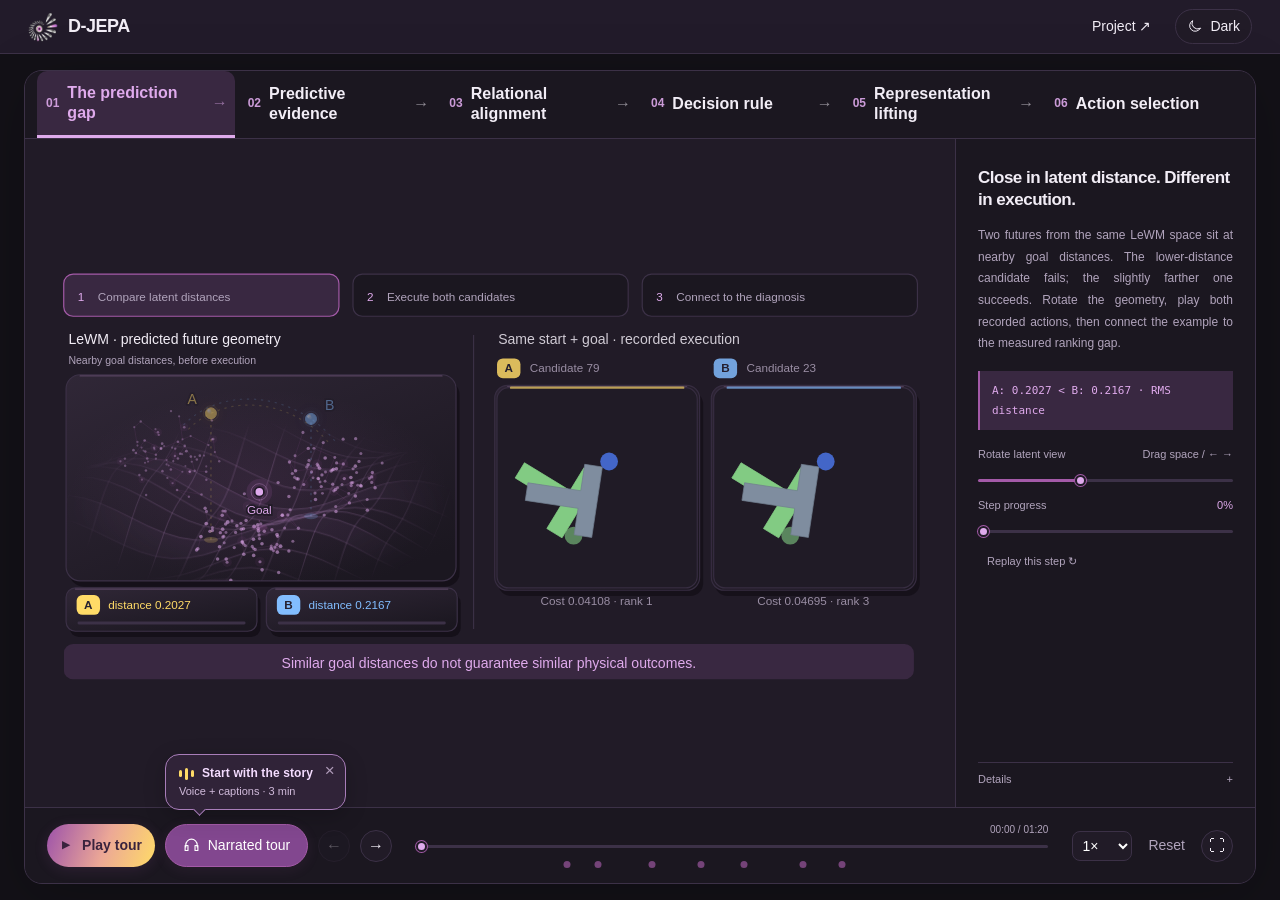
<file: docs/explainer.html>
<!DOCTYPE html>
<html lang="en" data-theme="dark">
<head>
  <meta charset="utf-8">
  <meta name="viewport" content="width=device-width, initial-scale=1">
  <meta name="description" content="An interactive tour of D-JEPA: explore candidate futures, relational alignment, complementary predictive geometries and decision-aligned future representations.">
  <meta name="theme-color" content="#19151E">
  <meta property="og:title" content="Inside D-JEPA · Interactive method explainer">
  <meta property="og:description" content="Follow a candidate future from prediction to relational alignment and native-distance selection.">
  <link rel="canonical" href="https://nebulis-lab.com/D-JEPA/explainer.html">
  <link rel="icon" type="image/svg+xml" href="static/images/branding/jepa-icon-dark.svg" id="site-icon">
  <link rel="stylesheet" href="static/css/explainer.css">
  <link rel="stylesheet" href="static/css/tour-guide.css">
  <script defer src="static/js/tour-guide.js"></script>
  <title>Inside D-JEPA · An interactive explainer</title>
  <script>try { document.documentElement.dataset.theme = localStorage.getItem('djepa-theme') === 'light' ? 'light' : 'dark'; } catch (_) {}</script>
  <script type="module" src="static/js/explainer.js"></script>
  <link rel="stylesheet" href="static/css/mobile-portrait.css" media="(max-width: 767px) and (orientation: portrait) and (hover: none) and (pointer: coarse)">
</head>
<body>
  <a class="skip-link" href="#explorer">Skip to interactive diagram</a>
  <header class="explainer-header">
    <a class="brand" href="index.html" aria-label="Back to the D-JEPA project"><img class="logo-dark" src="static/images/branding/jepa-icon-dark.svg" width="30" height="30" alt=""><img class="logo-light" src="static/images/branding/jepa-icon-light.svg" width="30" height="30" alt=""><b>D-JEPA</b></a>
    <div id="narration-caption" class="narration-caption" hidden><p id="narration-subtitle"></p><p id="narration-status" role="status"></p></div>
    <button id="narration-exit" class="narration-exit" type="button" aria-label="Exit narrated tour" title="Exit narration" hidden>×</button>
    <nav aria-label="Page navigation"><a href="index.html">Project <span aria-hidden="true">↗</span></a></nav>
    <button class="theme-toggle" id="theme-toggle" type="button" aria-label="Switch to light theme" aria-pressed="true"><svg viewBox="0 0 24 24" aria-hidden="true"><path class="moon" d="M20 15.5A8.5 8.5 0 0 1 8.5 4 8.5 8.5 0 1 0 20 15.5Z"/><g class="sun"><circle cx="12" cy="12" r="4"/><path d="M12 2v2m0 16v2M2 12h2m16 0h2M5 5l1.5 1.5m11 11L19 19M5 19l1.5-1.5m11-11L19 5"/></g></svg><span id="theme-label">Dark</span></button>
  </header>
  <main>
    <section id="explorer" class="workbench" aria-label="Interactive D-JEPA workbench">
      <nav id="chapters" class="chapter-tabs" aria-label="Method stages">
        <button type="button" data-stage="0" aria-current="step"><span>01</span><strong class="chapter-label">The prediction gap</strong><i aria-hidden="true">→</i></button>
        <button type="button" data-stage="1"><span>02</span><strong class="chapter-label">Predictive evidence</strong><i aria-hidden="true">→</i></button>
        <button type="button" data-stage="2"><span>03</span><strong class="chapter-label">Relational alignment</strong><i aria-hidden="true">→</i></button>
        <button type="button" data-stage="3"><span>04</span><strong class="chapter-label">Decision rule</strong><i aria-hidden="true">→</i></button>
        <button type="button" data-stage="4"><span>05</span><strong class="chapter-label">Representation lifting</strong><i aria-hidden="true">→</i></button>
        <button type="button" data-stage="5"><span>06</span><strong class="chapter-label">Action selection</strong><i aria-hidden="true">→</i></button>
      </nav>
      <div class="stage-topline"><span id="focus-label">A shared start. Different actions.</span><span id="data-badge" class="small-tag">RECORDED EXECUTION</span></div>
      <div id="focus-panel" class="stage-layout">
        <div class="stage-canvas">
          <svg id="architecture" class="context-strip" viewBox="0 0 760 42" role="img" aria-label="Active computation path"></svg>
          <div id="diagram-viewport">
            <svg id="detail-visual" viewBox="0 0 760 360" role="img" aria-label="Selected stage detail"></svg>
            <section id="model-map" aria-label="Locate the operation inside D-JEPA" hidden>
              <div class="model-map-toolbar"><div class="model-map-tabs" role="group" aria-label="Architecture view"><button data-map-mode="overview" aria-pressed="true">Overview</button><button data-map-mode="predictor" aria-pressed="false">Predictor adaptation</button><button data-map-mode="lifting" aria-pressed="false">Ordinal realization</button><button data-map-mode="transport" aria-pressed="false">Temporal transport</button></div><button id="model-map-close" aria-label="Return to detailed animation">Back to detail ↗</button></div>
              <div class="model-map-heading"><h2 id="model-map-title"></h2><p id="model-map-note"></p></div>
              <div class="model-map-canvas"><svg viewBox="0 0 830 375" role="img" aria-label="D-JEPA architecture and active module"></svg></div>
            </section>
            <div id="matrix-tooltip" role="status" hidden></div>
          </div>
          <div id="candidate-controls" class="candidate-controls" aria-label="Trace a candidate"></div>
          <p id="visual-caption" class="visual-caption"></p>
        </div>
        <aside class="inspector">
          <div class="inspector-copy" aria-live="polite">
            <h1 id="detail-title"></h1>
            <p id="detail-description"></p>
          </div>
          <button id="model-map-toggle" class="model-map-toggle" aria-expanded="false" aria-controls="model-map" hidden>Locate in the world model <span aria-hidden="true">↗</span></button>
          <div id="detail-formula" class="formula"></div>
          <div id="stage-options" class="stage-options"></div>
          <div id="experiment-controls">
            <div class="source-control"><span>Predictive sources</span><div class="segmented" role="group" aria-label="Predictive source configuration"><button data-sources="2" aria-pressed="true">Two</button><button data-sources="4" aria-pressed="false">Four</button></div></div>
            <label class="strength-control"><span>Correction bound <output id="strength-value" for="strength">0.20</output></span><input id="strength" type="range" min="0" max="0.2" step="0.005" value="0.2" aria-label="Illustrative correction bound"></label>
            <div class="selection-readout"><span>Base <b id="base-choice">B</b></span><span>→</span><span>Aligned <b id="aligned-choice">A</b></span></div>
          </div>
          <details class="technical-note"><summary>Details <span>+</span></summary><p id="detail-fact"></p><p id="model-note"></p></details>
          <button id="supervision-toggle" class="quiet-button" aria-expanded="false" aria-controls="supervision-panel">Training supervision ↗</button>
        </aside>
      </div>
      <div class="playback">
        <button id="play" class="play-button" aria-label="Play guided tour"><span id="play-symbol">▶</span><span id="play-label">Play tour</span></button>
        <div class="guide-anchor">
          <button id="narration-play" class="narration-button" type="button" aria-label="Play narrated tour" aria-pressed="false"><svg viewBox="0 0 24 24" aria-hidden="true"><path d="M4 14v-3a8 8 0 0 1 16 0v3M4 12H3v7h4v-7Zm16 0h1v7h-4v-7Z"/></svg><span id="narration-play-label">Narrated tour</span></button>
          <div class="tour-guide tour-guide--narration" data-tour-guide data-guide-target="narration-play" hidden>
            <span class="guide-heading"><span class="guide-signal" aria-hidden="true"><i></i><i></i><i></i></span>Start with the story</span>
            <span class="guide-copy">Voice + captions · 3 min</span>
            <button class="guide-dismiss" data-guide-dismiss type="button" aria-label="Dismiss narrated tour hint">×</button>
          </div>
        </div>
        <button id="narration-mute" class="narration-mute" type="button" aria-label="Mute narration" aria-pressed="false" hidden><svg viewBox="0 0 24 24" aria-hidden="true"><path d="M4 9h4l5-4v14l-5-4H4ZM17 8a6 6 0 0 1 0 8M20 5a10 10 0 0 1 0 14"/></svg><span id="narration-mute-label">Sound</span></button>
        <button id="previous" class="icon-button" aria-label="Previous stage">←</button>
        <button id="next" class="icon-button" aria-label="Next stage">→</button>
        <div class="timeline"><div class="timeline-meta"><span id="timeline-label" hidden aria-hidden="true"></span><output id="tour-time">00:00 / 01:20</output></div><input id="tour-seek" type="range" min="0" max="80.36" step=".02" value="0" aria-label="Guided tour timeline"></div>
        <label class="speed-label"><span class="sr-only">Playback speed</span><select id="speed" aria-label="Tour playback speed"><option value=".5">0.5×</option><option value="1" selected>1×</option><option value="1.5">1.5×</option><option value="2">2×</option></select></label>
        <button id="reset" class="quiet-button">Reset</button>
        <button id="fullscreen" class="icon-button" aria-label="Enter fullscreen">⛶</button>
      </div>
      <dialog id="supervision-panel">
        <button id="close-supervision" class="dialog-close" aria-label="Close training explanation">×</button>
        <p class="eyebrow">LEARNING FROM EXECUTED OUTCOMES</p><h2>Teach the relations that determine the action.</h2>
        <div class="training-flow"><span>Candidate futures</span><i>→</i><span>Executed outcomes</span><i>→</i><span>Relational alignment</span></div>
        <p>Successful candidates receive decision mass. Local success–failure pairs sharpen the action boundary; the correction penalty keeps the update localized.</p>
        <div class="formula">L = L<sub>success</sub> + λ<sub>local</sub>L<sub>local</sub> + λ<sub>trust</sub>‖δ‖²</div>
        <p class="dialog-note">Outcomes supervise training. At selection time, the operator consumes predictive evidence.</p>
      </dialog>
      <dialog id="validation-dialog" aria-labelledby="validation-video-title">
        <button id="close-validation" class="dialog-close" aria-label="Close task video">×</button>
        <p class="eyebrow">CROSS-TASK VALIDATION</p>
        <h2 id="validation-video-title"></h2>
        <video id="validation-full-video" controls muted playsinline preload="none"></video>
        <p id="validation-video-detail"></p>
        <a id="validation-video-link" target="_blank" rel="noopener">Open original video ↗</a>
      </dialog>
      <noscript>Enable JavaScript to explore the model, or return to the <a href="index.html">project page</a>.</noscript>
    </section>
  </main>
</body>
</html>
</file>
<file: docs/static/css/site.css>
:root {
  color-scheme: light;
  --text-small: .875rem; --text-body: 1rem; --text-large: 1.125rem;
  --purple: #A45AA8; --soft-purple: #8464A5; --lavender-gray: #777083;
  --peach: #ECA896; --champagne: #F6C17F; --gold: #FFDB67;
  --page: #FFFFFF; --surface: #FAF7FC; --card: #FFFFFF;
  --chrome: #EEE4F2; --chrome-line: #D8C6DF; --reproduce: #F8F4FA;
  --ink: #302636; --muted: #6D6275; --line: #E6DDEB;
  --link: #824080; --table-ours: #EFE4F4; --table-reference: #FFF8E7;
  --gradient: linear-gradient(110deg, var(--purple) 5%, var(--peach) 54%, var(--gold) 100%);
}
:root[data-theme="dark"] {
  color-scheme: dark;
  --page: #19151E; --surface: #211B27; --card: #282030;
  --chrome: #35253F; --chrome-line: #624670; --reproduce: #251D2D;
  --ink: #F8F2FA; --muted: #BEB2C6; --line: #43364D;
  --link: #E2ADE0; --table-ours: #35263E; --table-reference: #352D22;
}
* { box-sizing: border-box; }
html { scroll-behavior: smooth; scroll-padding-top: 5rem; }
body { margin: 0; background: var(--page); color: var(--ink); font: 1rem/1.65 system-ui, -apple-system, BlinkMacSystemFont, "Segoe UI", sans-serif; }
a { color: var(--link); text-underline-offset: .22em; }
a:hover { text-decoration-thickness: 2px; }
button, input { font: inherit; }
button { cursor: pointer; }
a, button { -webkit-tap-highlight-color: transparent; }
:focus-visible { outline: 3px solid var(--purple); outline-offset: 4px; }
[hidden] { display: none !important; }
img, video { display: block; max-width: 100%; height: auto; }
p { margin: 0 0 1.1rem; }
.section-heading > p, .problem-grid p, .method-card p, .protocol-note p,
.diagnostic-evidence figcaption, .evidence-pair figcaption, .coverage-plates figcaption,
.figure-notes, .reproduce-grid p, .demo-panel > p {
  text-align: justify; text-align-last: start; text-justify: inter-word;
  hyphens: auto; overflow-wrap: break-word; text-wrap: wrap;
}
h1, h2, h3 { line-height: 1.16; letter-spacing: -.035em; margin: 0 0 1.2rem; }
h1 { font-size: clamp(1.35rem, 3.1vw, 2.5rem); font-weight: 650; white-space: nowrap; letter-spacing: .025em; word-spacing: .08em; }
h2 { font-size: clamp(1.25rem, 1.9vw, 1.65rem); font-weight: 650; }
h3 { font-size: var(--text-large); letter-spacing: -.02em; }
.container { width: min(1180px, calc(100% - 3rem)); margin-inline: auto; }
.section { padding-block: 5.5rem; }
.tinted { background: var(--surface); border-block: 1px solid var(--line); }
.small { font-size: var(--text-small); color: var(--muted); }
.muted { color: var(--muted); }
.lead { font-size: var(--text-body); line-height: 1.65; }
.eyebrow, .section-number, .metric-label, .placeholder-label { display: block; font-size: var(--text-small); font-weight: 600; letter-spacing: .09em; }
.eyebrow, .section-number { color: var(--link); margin-bottom: 1.2rem; }
.topbar { position: sticky; top: 0; z-index: 20; backdrop-filter: blur(18px); -webkit-backdrop-filter: blur(18px); display: flex; align-items: center; justify-content: space-between; gap: 1rem; padding: .95rem max(1.5rem, calc((100% - 1180px)/2)); border-bottom: 1px solid var(--chrome-line); background: var(--chrome); }
.wordmark { font-size: var(--text-large); font-weight: 800; color: var(--ink); text-decoration: none; white-space: nowrap; }
.brand-dot { display: inline-block; width: .5rem; height: .5rem; border-radius: 50%; background: var(--purple); margin-left: .35rem; }
nav { display: flex; flex-wrap: wrap; }
.topbar nav { flex: 1; max-width: 740px; margin-inline: clamp(1rem, 5vw, 5rem); justify-content: space-between; gap: 1rem; }
.topbar nav a { position: relative; padding-block: .4rem; }
.topbar nav a::after { content: ""; position: absolute; height: 1px; inset: auto 0 0; background: var(--link); transform: scaleX(0); transition: transform .25s ease; }
.topbar nav a:hover::after, .topbar nav a[aria-current="location"]::after { transform: scaleX(1); }
nav a { font-size: var(--text-small); color: var(--muted); text-decoration: none; }
#theme-toggle { display: inline-flex; align-items: center; gap: .55rem; border: 1px solid var(--chrome-line); border-radius: 2rem; background: var(--card); color: var(--ink); padding: .35rem .8rem .35rem .35rem; min-height: 40px; white-space: nowrap; font-size: var(--text-small); box-shadow: 0 2px 6px #30263608; }
.theme-track { position: relative; display: flex; justify-content: space-between; align-items: center; width: 58px; height: 28px; padding: 5px; border-radius: 99px; background: var(--surface); }
.theme-track::before { content: ''; position: absolute; left: 2px; top: 2px; width: 24px; height: 24px; border-radius: 50%; background: var(--table-ours); box-shadow: 0 1px 4px #30263615; transition: transform .25s ease; }
:root[data-theme="dark"] .theme-track::before { transform: translateX(30px); }
.theme-track svg { position: relative; width: 18px; height: 18px; fill: none; stroke: currentColor; stroke-width: 1.6; stroke-linecap: round; color: var(--muted); }
:root:not([data-theme="dark"]) .theme-sun, :root[data-theme="dark"] .theme-moon { color: var(--link); }
#theme-toggle:hover { border-color: var(--purple); }
.skip-link { position: absolute; left: 1rem; top: -6rem; background: var(--page); padding: .8rem; z-index: 10; }
.skip-link:focus { top: 1rem; }
.hero { text-align: center; padding-top: 6.5rem; }
.hero-logo { max-width: 500px; margin: .6rem auto 1.8rem; }
.logo-dark { display: none; }
:root[data-theme="dark"] .logo-dark { display: block; }
:root[data-theme="dark"] .logo-light { display: none; }
.gradient-text { color: var(--link); }
@supports (background-clip: text) {
  .gradient-text { background: linear-gradient(100deg, #96509B 0%, #A7659C 45%, #B77B49 100%); background-clip: text; color: transparent; }
  :root[data-theme="dark"] .gradient-text { background-image: var(--gradient); }
}
.hero-statement { max-width: 900px; margin: 0 auto 2rem; font-size: var(--text-large); line-height: 1.55; font-weight: 550; color: var(--link); text-wrap: balance; }
.hero-authors { max-width: 100%; margin: -.15rem auto .7rem; padding-block: .2rem; display: flex; flex-wrap: nowrap; justify-content: safe center; column-gap: clamp(.75rem, 1.5vw, 1.35rem); overflow-x: auto; font-size: var(--text-body); font-weight: 600; line-height: 1.45; }
.hero-authors span { flex: 0 0 auto; white-space: nowrap; }
.hero-authors sup, .hero-affiliations sup { position: relative; top: -.15em; margin-left: .08em; font-size: .68em; color: var(--link); }
.hero-affiliations { margin: 0 auto 1.45rem; max-width: 820px; color: var(--muted); font-size: var(--text-small); line-height: 1.55; }
.hero-affiliations p { margin: 0; text-align: center; }
.hero-affiliations a { color: var(--muted); }
.hero-description { max-width: 660px; margin-inline: auto; font-size: var(--text-body); color: var(--muted); text-wrap: balance; }
.hero-description span { display: block; }
.resource-links { display: flex; flex-wrap: wrap; justify-content: center; gap: .65rem; margin: 1.8rem 0 2.1rem; }
.button { display: inline-flex; gap: .55rem; align-items: center; padding: .65rem 1rem; border: 1px solid var(--line); border-radius: 2rem; text-decoration: none; color: var(--ink); background: var(--card); font-size: var(--text-small); font-weight: 600; }
.button-icon { display: inline-block; flex: 0 0 auto; width: 1.05rem; height: 1.05rem; object-fit: contain; }
.project-icon { width: 1.15rem; height: 1.15rem; }
.huggingface-icon { width: 1.15rem; height: 1.08rem; }
.mask-icon { background: currentColor; -webkit-mask: center / contain no-repeat; mask: center / contain no-repeat; }
.github-icon { -webkit-mask-image: url('../images/icons/github.svg'); mask-image: url('../images/icons/github.svg'); }
.arxiv-icon { -webkit-mask-image: url('../images/icons/arxiv.svg'); mask-image: url('../images/icons/arxiv.svg'); }
.button:hover { border-color: var(--purple); transform: translateY(-1px); }
.button.primary { background: var(--gradient); color: #39233D; border: 0; }
.hero-rule { height: 3px; margin-top: 6rem; background: var(--gradient); border-radius: 10px; }
.section-heading { margin-bottom: 2.3rem; max-width: 1020px; }
#demonstrations .section-heading { max-width: none; }
.section-heading > p { color: var(--muted); }
.problem-grid, .reproduce-grid { display: grid; grid-template-columns: 1fr 1fr; gap: 2rem; align-items: stretch; }
.problem-copy, .insight { display: flex; flex-direction: column; justify-content: center; padding: 1.5rem 1.6rem; border-radius: 18px; }
.problem-copy { background: var(--surface); border: 1px solid var(--line); }
.problem-copy p { margin: 0; }
.problem-grid p { font-size: var(--text-body); }
.problem-grid .eyebrow { font-size: var(--text-small); }
.diagnostic-evidence { display: grid; grid-template-columns: minmax(0, .29fr) minmax(0, .71fr); gap: 3rem; align-items: center; width: 100%; margin: 2.5rem 0 0; }
.diagnostic-evidence > a { display: block; border: 1px solid var(--line); border-radius: 16px; overflow: hidden; }
.diagnostic-evidence figcaption { font-size: .95rem; line-height: 1.8; padding: 0; text-wrap: pretty; }
.diagnostic-evidence img { width: 100%; background: #FFFFFF; border-radius: 16px; }
.diagnostic-evidence--wide { display: block; }
.diagnostic-evidence--wide > a { width: 100%; max-width: none; }
.diagnostic-evidence--wide figcaption { margin-top: 1.25rem; font-size: var(--text-body); line-height: 1.7; }
.insight { border: 1px solid var(--line); border-left: 3px solid var(--champagne); background: var(--surface); }
.insight .eyebrow { margin-bottom: .6rem; }
.insight p:last-child { margin-bottom: 0; }
.artwork-placeholder { min-height: 210px; border: 1px dashed var(--lavender-gray); border-radius: 16px; display: flex; flex-direction: column; align-items: center; justify-content: center; gap: .7rem; text-align: center; padding: 2rem; margin-top: 2.2rem; background: var(--card); }
.artwork-placeholder p { margin: 0; color: var(--muted); }
.placeholder-label { color: var(--link); }
.overview-slot { min-height: 300px; margin: 0 0 2rem; }
.artwork-ready { padding: 0; border-style: solid; background: white; }
.artwork-ready img { width: 100%; border-radius: 16px; }
.method-grid { display: grid; grid-template-columns: repeat(3, 1fr); gap: 1.2rem; }
.method-card { padding: 1.7rem; border: 1px solid var(--line); border-radius: 16px; background: var(--card); }
.method-card p { color: var(--muted); }
.method-card a { font-size: var(--text-small); }
.module-index { display: block; color: var(--link); margin-bottom: 1.2rem; font-weight: 750; }
.explainer-entry { display: flex; align-items: center; gap: 1.2rem; border: 1px solid var(--line); border-radius: 16px; padding: 1.3rem 1.5rem; margin-bottom: 2rem; background: var(--card); text-decoration: none; }
.explainer-entry:hover { border-color: var(--purple); }
.explainer-entry-play { display: grid; place-items: center; flex: 0 0 42px; height: 42px; border-radius: 50%; color: var(--link); background: var(--table-ours); font-size: 15px; }
.explainer-entry strong { display: block; font-size: 1rem; color: var(--link); margin-bottom: .25rem; }
.explainer-entry > span:nth-child(2) > span { display: block; font-size: .875rem; color: var(--muted); }
.explainer-entry-arrow { font-size: 24px; color: var(--link); margin-left: auto; }
.method-card:nth-child(2) { border-top: 3px solid var(--peach); }
.method-card:nth-child(1) { border-top: 3px solid var(--purple); }
.method-card:nth-child(3) { border-top: 3px solid var(--gold); }
.protocol-note { margin: 1.4rem 0; color: var(--muted); font-size: var(--text-small); }
.protocol-note summary { cursor: pointer; color: var(--link); padding: .6rem 0; }
.detail-artwork-grid { display: grid; grid-template-columns: 1fr 1fr; gap: 1.2rem; }
.compact { min-height: 160px; margin-top: 1rem; }
.metric-strip { display: grid; grid-template-columns: repeat(2, 1fr); border: 1px solid var(--line); border-radius: 16px; overflow: hidden; margin-bottom: 2rem; }
.metric-strip article { padding: 1.6rem; border-right: 1px solid var(--line); text-align: center; }
.metric-strip article:nth-child(2n) { border-right: 0; }
.metric-strip article:nth-child(-n+2) { border-bottom: 1px solid var(--line); }
.metric-label { color: var(--muted); font-size: var(--text-small); letter-spacing: .06em; text-align: left; }
.metric-value { display: inline-flex; align-items: center; gap: .65rem; font-size: clamp(1.5rem, 2.2vw, 1.875rem); line-height: 1.35; letter-spacing: -.04em; color: var(--link); margin: .65rem 0; font-variant-numeric: tabular-nums; }
.metric-value .metric-arrow { font-size: .75em; font-weight: 400; color: var(--muted); line-height: 1; transform: translateY(-.08em); }
.metric-strip p { margin: 0; font-size: var(--text-small); }
.table-scroll { overflow-x: auto; margin-bottom: 1rem; border: 1px solid var(--line); border-radius: 12px; }
table { border-collapse: collapse; width: 100%; min-width: 720px; font-size: var(--text-small); }
caption { text-align: left; padding: .85rem 1rem; font-weight: 650; background: var(--surface); }
th, td { text-align: left; padding: .85rem 1rem; border-bottom: 1px solid var(--line); }
thead { background: var(--surface); }
tbody th { font-weight: 550; }
tbody tr:last-child > * { border-bottom: 0; }
tbody tr.reference-row > * { background: var(--table-reference); }
tbody tr.ours-row > * { background: var(--table-ours); }
tbody tr.ours-row td:nth-last-child(-n+2) { color: var(--link); }
tfoot td { font-size: var(--text-small); color: var(--muted); line-height: 1.55; border-top: 1px solid var(--line); border-bottom: 2px solid var(--line); background: var(--card); }
.result-subheading { margin-top: 2.8rem; margin-bottom: 0; }
.figure-strip { display: grid; grid-template-columns: repeat(5, minmax(0, 1fr)); gap: 1.8rem clamp(1rem,4vw,3.5rem); width: 100%; margin: 1.6rem 0 0; }
.figure-strip figcaption { font-size: var(--text-small); line-height: 1.4; }
.figure-notes { margin-top: 1rem; }
figure { margin: 0; }
.figure-strip figure { min-width: 0; display: flex; flex-direction: column; }
.figure-strip a { display: block; width: 100%; aspect-ratio: 1; }
.figure-strip img { width: 100%; height: 100%; object-fit: contain; aspect-ratio: 1; background: white; border-radius: 12px; }
figcaption { padding: .75rem 0; font-size: var(--text-small); color: var(--muted); }
.evidence-pair { display: grid; grid-template-columns: 1fr 1fr; gap: 1rem; margin-top: 2rem; }
.evidence-pair figure { border: 1px solid var(--line); border-radius: 12px; overflow: hidden; background: var(--card); }
.evidence-pair img { width: 100%; aspect-ratio: 16 / 9; object-fit: contain; background: white; }
.evidence-pair figcaption { padding: .8rem 1rem 1rem; }
.demo-grid { display: block; width: 100%; }
.demo-tabs { display: none; flex-wrap: wrap; gap: .5rem; margin: 0 0 1.4rem; width: 100%; }
.demo-tabs button { padding: .45rem .85rem; border: 1px solid var(--line); border-radius: 999px; background: var(--card); color: var(--muted); font-size: var(--text-small); transition: background .2s ease, border-color .2s ease; }
.demo-tabs button[aria-selected="true"] { color: var(--link); background: var(--table-ours); border-color: var(--purple); }
.tabs-enabled .demo-tabs { display: flex; }
.tabs-enabled .demo-panel:not(.is-active) { display: none; }
.demo-grid .demo-panel + .demo-panel { margin-top: 1rem; }
.tabs-enabled .demo-grid .demo-panel { margin-top: 0; }
.demo-panel { min-width: 0; display: flex; flex-direction: column; background: var(--card); border: 1px solid var(--line); border-radius: 20px; padding: 1.25rem; box-shadow: 0 8px 30px rgba(35, 24, 45, .025); }
.demo-panel > a { margin-top: auto; align-self: start; }
.demo-panel video { max-height: 620px; }
.video-stage { position: relative; margin: .5rem 0 1rem; }
.video-stage video { margin: 0; }
.video-play { position: absolute; left: 50%; top: 50%; transform: translate(-50%,-50%); display: inline-flex; align-items: center; justify-content: center; gap: .7rem; min-height: 76px; padding: 0 1.6rem; border: 1px solid #FFFFFFA6; border-radius: 999px; background: #FFFFFFEB; color: #63326F; box-shadow: 0 6px 30px #24132D30; backdrop-filter: blur(12px); font-size: var(--text-body); font-weight: 550; transition: background .2s ease, box-shadow .2s ease; }
.video-play svg { width: 25px; height: 25px; fill: currentColor; }
.video-play:hover { background: #FFFFFF; box-shadow: 0 8px 34px #24132D45; }
.video-play:disabled { cursor: progress; }
.demo-heading { display: flex; flex-direction: column; gap: .2rem; margin-bottom: .8rem; }
.demo-heading h3 { margin: 0; }
.demo-heading span { color: var(--muted); font-size: var(--text-small); }
video { width: 100%; height: auto; object-fit: contain; background: white; border-radius: 12px; margin: .5rem 0 1rem; }
.demo-panel > a { font-size: var(--text-small); }
.code-card { min-width: 0; background: var(--surface); border: 1px solid var(--line); border-radius: 12px; overflow: hidden; }
.code-heading { display: flex; justify-content: space-between; align-items: center; padding: .7rem 1rem; border-bottom: 1px solid var(--line); color: var(--muted); font-size: var(--text-small); }
.code-heading button { border: 1px solid var(--line); background: var(--card); color: var(--link); padding: .25rem .65rem; border-radius: 6px; }
pre { overflow-x: auto; padding: 1rem; margin: 0; }
code { font: var(--text-small)/1.75 ui-monospace, "SFMono-Regular", Consolas, monospace; }
#copy-status { padding-inline: 1rem; }
.reproduce-grid { grid-template-columns: minmax(0,1.2fr) minmax(0,.8fr); align-items: start; gap: 3rem; margin-bottom: 0; }
.reproduce-grid .code-card { margin-top: -4rem; }
.reproduce-section { background: var(--reproduce); border-top: 1px solid var(--line); }
.reproduce-section .section-heading { max-width: 58%; }
.reproduce-section .code-card { background: var(--card); box-shadow: 0 6px 24px #30263606; }
.reproduction-button { margin-top: .2rem; }
.coverage-plates { display: grid; gap: 2rem; margin-top: 2.6rem; }
.coverage-plates figure { width: 100%; }
.coverage-plates img { width: 100%; border: 1px solid var(--line); border-radius: 12px; background: white; }
.site-footer { position: relative; background: var(--chrome); border-top: 1px solid var(--chrome-line); padding-block: .85rem .6rem; color: var(--muted); font-size: var(--text-small); }
.site-footer::before { content: ''; position: absolute; top: -1px; left: 0; width: 100%; height: 2px; background: var(--gradient); opacity: .65; }
.footer-main { display: flex; align-items: center; justify-content: space-between; gap: 1rem; padding-bottom: .5rem; }
.footer-brand { display: flex; align-items: baseline; gap: 1rem; color: var(--ink); text-decoration: none; font-size: var(--text-large); font-weight: 650; }
.footer-lab { color: var(--muted); font-size: var(--text-small); font-weight: 400; padding-left: 1rem; border-left: 1px solid var(--chrome-line); }
.footer-links { gap: 2rem; }
.footer-bottom { border-top: 1px solid var(--chrome-line); padding-top: .4rem; display: flex; justify-content: space-between; gap: .5rem; flex-wrap: wrap; }
.footer-bottom > div { display: flex; gap: 1.4rem; flex-wrap: wrap; }
.site-footer a { text-decoration: none; }
.site-footer a:hover { color: var(--link); }
.button, .method-card { transition: transform .25s ease, border-color .25s ease, box-shadow .25s ease; }
.method-card:hover { transform: translateY(-3px); box-shadow: 0 12px 36px rgba(40, 25, 50, .045); }
.reveal-in { animation: reveal .6s cubic-bezier(.2,.65,.3,1) both; }
@keyframes reveal { from { opacity: 0; transform: translateY(14px); } to { opacity: 1; transform: translateY(0); } }
@media (max-width: 850px) {
  .topbar { flex-wrap: wrap; } .topbar nav { order: 3; width: 100%; max-width: none; flex-basis: 100%; margin-inline: 0; gap: 1rem; }
  .section { padding-block: 3.5rem; } .problem-grid, .reproduce-grid { grid-template-columns: 1fr; gap: 1.2rem; }
  .reproduce-grid .code-card { margin-top: 0; }
  .reproduce-section .section-heading { max-width: none; }
  .method-grid { grid-template-columns: 1fr; } .figure-strip { grid-template-columns: repeat(2, minmax(0, 1fr)); }
  .metric-strip { grid-template-columns: 1fr; } .metric-strip article { border-right: 0; border-bottom: 1px solid var(--line); }
  .metric-strip article:last-child { border-bottom: 0; }
  .evidence-pair, .diagnostic-evidence { grid-template-columns: 1fr; }
  .diagnostic-evidence > a { width: min(100%, 340px); margin-inline: auto; }
  .footer-main { align-items: start; flex-direction: column; }
}
@media (max-width: 480px) {
  .container { width: calc(100% - 2rem); } .hero { padding-top: 4rem; }
  .hero-rule { margin-top: 4rem; }
  .hero-description span { display: inline; }
  .video-play { min-height: 58px; padding-inline: 1.1rem; }
  .detail-artwork-grid, .demo-grid { grid-template-columns: 1fr; } .demo-panel { padding: .9rem; }
  h1 { white-space: normal; text-wrap: balance; }
  .footer-links { gap: 1.2rem; }
  .resource-links { gap: .5rem; } .button { font-size: var(--text-small); padding: .55rem .8rem; }
}
@media (max-width: 680px) { .demo-grid { grid-template-columns: 1fr; } h1 { white-space: normal; } }
@media (prefers-reduced-motion: reduce) { html { scroll-behavior: auto; } *, *::before, *::after { animation: none !important; transition: none !important; } .button:hover, .method-card:hover { transform: none; } }
</file>
<file: docs/static/css/tour-guide.css>
/* Small, anchored invitations; no modal, dependency or tracking. */
.guide-anchor { position: relative; display: inline-flex; flex: 0 0 auto; }
.resource-links { align-items: flex-start; }
.guide-anchor--entry { margin-bottom: 54px; }
.tour-guide { position: absolute; z-index: 12; width: max-content; max-width: 228px; padding: 10px 32px 10px 13px; border: 1px solid #c395da; border-radius: 14px; background: #fbf5ff; color: #523063; box-shadow: 0 6px 22px #643b8218; text-align: left; font: 12px/1.4 Arial, sans-serif; white-space: normal; animation: guide-arrive .6s ease-out both; }
.tour-guide[hidden] { display: none !important; }
[data-theme="dark"] .tour-guide { background: #302338; border-color: #a87db9; color: #f4dcff; box-shadow: 0 6px 22px #0003; }
.tour-guide::before { content: ""; position: absolute; width: 8px; height: 8px; background: inherit; border-top: 1px solid #c395da; border-left: 1px solid #c395da; }
[data-theme="dark"] .tour-guide::before { border-color: #a87db9; }
.tour-guide--entry { top: calc(100% + 12px); left: 0; }
.tour-guide--entry::before { top: -5px; left: 29px; transform: rotate(45deg); }
.tour-guide--narration { bottom: calc(100% + 14px); left: 0; }
.tour-guide--narration::before { bottom: -5px; left: 29px; transform: rotate(225deg); }
.guide-heading { display: flex; align-items: center; gap: 8px; font-weight: 600; letter-spacing: .01em; }
.guide-copy { display: block; margin-top: 2px; font-size: 11px; opacity: .82; }
.guide-signal { display: inline-flex; align-items: center; gap: 3px; height: 13px; color: #9954ac; }
[data-theme="dark"] .guide-signal { color: #ffdb67; }
.guide-signal i { display: block; width: 3px; height: 7px; border-radius: 3px; background: currentColor; animation: guide-wave 2.4s ease-in-out infinite; }
.guide-signal i:nth-child(2) { animation-delay: .18s; height: 12px; }
.guide-signal i:nth-child(3) { animation-delay: .36s; }
.guide-dismiss { position: absolute; top: 3px; right: 3px; display: grid; place-items: center; width: 25px; height: 25px; min-width: 0; padding: 0; border: 0; border-radius: 50%; background: transparent; color: inherit; font: 17px Arial, sans-serif; cursor: pointer; opacity: .65; }
.guide-dismiss:hover, .guide-dismiss:focus-visible { opacity: 1; background: #a45aa81c; }
.guide-target { animation: guide-halo 3s ease-in-out 3; }
@keyframes guide-halo { 0%,100% { box-shadow: 0 0 0 0 #b57ccb00; } 45% { box-shadow: 0 0 0 5px #b57ccb27; } }
@keyframes guide-wave { 0%,65%,100% { transform: scaleY(.6); opacity: .6; } 25% { transform: scaleY(1); opacity: 1; } }
@keyframes guide-arrive { from { opacity: .8; translate: 0 5px; } to { opacity: 1; translate: 0 0; } }
@media (prefers-reduced-motion: reduce) { .tour-guide, .guide-signal i, .guide-target { animation: none; } }
</file>
<file: docs/static/css/site-dialogs.css>
/* Page-local evidence viewers share the homepage theme. */
.diagnostic-plot-frame{border:1px solid var(--line);border-radius:20px;background:#fff;padding:24px 20px 26px}
.diagnostic-panel-grid{display:grid;grid-template-columns:repeat(4,minmax(0,1fr));gap:18px;width:92%;max-width:1040px;margin-inline:auto;align-items:start}
.diagnostic-panel{min-width:0;margin:0}
.diagnostic-panel>a{display:block;width:100%;border:0;border-radius:0}
.diagnostic-panel img{display:block;width:100%;height:auto;border-radius:0}
.diagnostic-evidence .diagnostic-panel>figcaption{margin:18px 0 0;padding:0 2px;font-size:16px;font-weight:500;line-height:1.45;text-align:center;text-align-last:center;text-wrap:balance;hyphens:none;color:#3D3840}
@media(max-width:680px){.diagnostic-plot-frame{padding:18px 12px 22px}.diagnostic-panel-grid{grid-template-columns:repeat(2,minmax(0,1fr));width:100%;gap:26px 12px}.diagnostic-evidence .diagnostic-panel>figcaption{margin-top:14px}}
.evidence-dialog{width:min(1180px,calc(100vw - 40px));max-height:90dvh;padding:0;border:1px solid var(--line);border-radius:22px;background:var(--card);color:var(--ink);box-shadow:0 24px 90px #0006;overflow:auto}
.evidence-dialog::backdrop{background:#100a18b8;backdrop-filter:blur(9px)}
.evidence-dialog[open]{animation:evidence-enter .2s ease-out}
.evidence-dialog header{position:sticky;top:0;z-index:1;display:flex;align-items:center;justify-content:space-between;gap:20px;padding:20px 24px;border-bottom:1px solid var(--line);background:var(--card)}
.evidence-dialog h2{font-size:21px;line-height:1.35;margin:0;letter-spacing:-.4px}
.evidence-close{display:grid;place-items:center;width:38px;height:38px;flex-shrink:0;border:1px solid var(--line);border-radius:50%;background:var(--surface);color:var(--ink);font:26px/1 Arial,sans-serif;cursor:pointer}
.evidence-close:hover{border-color:var(--purple);color:var(--link)}
.evidence-body{padding:24px}
.evidence-body>img{display:block;width:100%;height:auto;max-height:72dvh;object-fit:contain;border-radius:12px;background:white}
.evidence-body>p{max-width:none;color:var(--muted);font-size:15px;line-height:1.65;margin:0 0 20px}
.evidence-grid{display:grid;grid-template-columns:repeat(2,minmax(0,1fr));gap:16px}
.evidence-card{padding:20px;border:1px solid var(--line);border-radius:14px;background:var(--surface)}
.evidence-card h3{font-size:16px;margin:0 0 10px;font-weight:600;color:var(--link)}
.evidence-card p{font-size:14px;line-height:1.7;margin:0;text-align:left;color:var(--ink)}
.evidence-card small{display:block;margin-top:12px;color:var(--muted);font-size:13px;line-height:1.6}
.evidence-provenance{margin-top:20px;border-top:1px solid var(--line);padding-top:16px;font-size:14px}
.evidence-provenance summary{cursor:pointer;color:var(--link)}
.evidence-provenance li{padding:10px 0;list-style:none;border-bottom:1px solid var(--line);overflow-wrap:anywhere}
.evidence-provenance ul{padding:0}
.evidence-provenance code{display:block;font-size:12px;color:var(--muted);overflow-wrap:anywhere}
.evidence-provenance a{font-size:14px}
html:has(.evidence-dialog[open]){overflow:hidden}
@keyframes evidence-enter{from{opacity:0;transform:translateY(8px)}to{opacity:1;transform:translateY(0)}}
@media(max-width:600px){.evidence-dialog{width:calc(100vw - 20px);border-radius:16px}.evidence-dialog header,.evidence-body{padding:16px}.evidence-dialog h2{font-size:18px}.evidence-grid{grid-template-columns:1fr}.evidence-card{padding:16px}}
@media(prefers-reduced-motion:reduce){.evidence-dialog[open]{animation:none}}

/* Final author-drawn paper figures; preserve their original white canvas. */
.paper-artwork{margin:28px 0;overflow:hidden;border:1px solid var(--line);border-radius:18px;background:var(--card)}
.paper-artwork>a{display:block;background:#fff;line-height:0}
.paper-artwork img{display:block;width:100%;height:auto;border-radius:0;background:#fff}
.paper-artwork figcaption{padding:16px 20px;margin:0;font-size:14px;line-height:1.65;color:var(--muted);text-align:left;text-align-last:auto}
.paper-artwork figcaption strong{color:var(--ink);font-weight:600}
.paper-artwork figcaption span{display:block;margin-top:4px;color:var(--link);font-size:13px}
.paper-artwork>a:focus-visible{outline:3px solid var(--link);outline-offset:-3px}
</file>
<file: docs/static/css/mobile-portrait.css>
/* Touch-phone portrait overrides only. Desktop and landscape styles stay intact. */
@media (max-width: 767px) and (orientation: portrait) and (hover: none) and (pointer: coarse) {
  html { scroll-padding-top: 132px; }
  .container { width: calc(100% - 32px); }
  .topbar { padding: 10px 16px 6px; gap: 4px 12px; }
  .topbar #theme-toggle { min-height: 44px; }
  .topbar nav { display: grid; grid-template-columns: repeat(3, minmax(0, 1fr)); gap: 0 8px; }
  .topbar nav a { display: flex; align-items: center; justify-content: center; min-height: 44px; padding: 4px; }
  .hero { padding-top: 40px; }
  .hero-statement { font-size: 17px; margin-bottom: 24px; }
  .hero-logo { width: min(100%, 430px); margin: 0 auto 24px; }
  .hero h1 { font-size: clamp(22px, 5.5vw, 28px); white-space: normal; text-wrap: balance; line-height: 1.25; letter-spacing: .005em; word-spacing: .025em; }
  .hero-authors { flex-wrap: wrap; justify-content: center; overflow: visible; gap: 8px 14px; font-size: 14px; margin-bottom: 16px; }
  .hero-affiliations { font-size: 13px; line-height: 1.65; }
  .hero-affiliations p + p { margin-top: 6px; }
  .hero-description { font-size: 15px; max-width: 36ch; }
  .hero-description span { display: inline; }
  .resource-links { display: grid; grid-template-columns: repeat(2, minmax(0, 1fr)); gap: 10px; margin-bottom: 24px; }
  .resource-links > .guide-anchor--entry { grid-column: 1 / -1; justify-self: center; margin-bottom: 66px; }
  .resource-links > .button { min-width: 0; justify-content: center; }
  .button { min-height: 44px; padding: 10px 12px; }
  .guide-anchor--entry .tour-guide--entry { left: 50%; transform: translateX(-50%); }
  .guide-dismiss { width: 36px; height: 36px; top: 0; right: 0; }
  .tour-guide { padding-right: 39px; }
  .hero-rule { margin-top: 36px; }
  .section { padding-block: 48px; }
  .section-heading { margin-bottom: 24px; }
  .section-heading h2 { font-size: 24px; line-height: 1.25; text-wrap: balance; }
  .section-heading > p, .problem-grid p, .method-card p, .protocol-note p,
  .diagnostic-evidence figcaption, .evidence-pair figcaption, .coverage-plates figcaption,
  .figure-notes, .reproduce-grid p, .demo-panel > p,
  .paper-artwork figcaption, .evidence-card p,
  .inspector-copy #detail-description, .technical-note p {
    text-align: justify; text-align-last: start; text-justify: inter-word;
    hyphens: auto; overflow-wrap: break-word; text-wrap: wrap;
  }
  .problem-copy, .insight, .method-card { padding: 20px; }
  .problem-grid, .method-grid, .reproduce-grid, .evidence-pair { min-width: 0; gap: 16px; }
  .demo-tabs { flex-wrap: wrap; overflow: visible; gap: 8px; padding: 4px 2px 10px; margin-bottom: 10px; scroll-snap-type: none; }
  .demo-tabs button { flex: 0 0 auto; max-width: 100%; min-height: 44px; white-space: normal; }
  .demo-panel { padding: 14px; border-radius: 16px; }
  .demo-panel video { max-height: 55svh; object-fit: contain; }
  .demo-panel > a { display: inline-flex; min-height: 44px; align-items: center; }
  .video-play { min-height: 52px; white-space: nowrap; font-size: 14px; padding-inline: 16px; }
  .diagnostic-plot-frame { padding: 16px 10px; border-radius: 16px; }
  .diagnostic-panel-grid { gap: 24px 10px; width: 100%; }
  .diagnostic-evidence .diagnostic-panel > figcaption { font-size: 14px; margin-top: 12px; }
  .metric-strip article { padding: 20px; }
  .metric-value { font-size: 28px; }
  .figure-strip { gap: 24px 16px; }
  .figure-strip figcaption { line-height: 1.5; }
  .table-scroll { max-width: 100%; overflow: visible; }
  .table-scroll table { min-width: 0; width: 100%; table-layout: auto; font-size: clamp(10px, 2.8vw, 13px); line-height: 1.4; }
  .table-scroll caption { padding: 10px 8px; border-radius: 11px 11px 0 0; font-size: clamp(12px, 3.2vw, 14px); }
  .table-scroll th, .table-scroll td { padding: 9px clamp(4px, 1.2vw, 8px); white-space: normal; overflow-wrap: anywhere; vertical-align: middle; }
  .table-scroll tbody td strong { white-space: nowrap; }
  .table-scroll tfoot td { font-size: inherit; line-height: 1.5; border-radius: 0 0 11px 11px; }
  .explainer-entry { padding: 16px; gap: 12px; }
  .explainer-entry-arrow { font-size: 20px; }
  .code-heading { padding: 8px 12px; gap: 8px; }
  .code-heading button { min-height: 44px; min-width: 52px; }
  pre { padding: 14px; }
  .footer-links { gap: 6px 20px; }
  .footer-links a, .footer-bottom a { display: inline-flex; align-items: center; min-height: 44px; }
  .evidence-dialog { width: calc(100% - 20px); max-height: calc(100dvh - 24px); border-radius: 16px; }
  .evidence-dialog header { gap: 12px; padding: 12px 14px; }
  .evidence-dialog h2 { font-size: 18px; }
  .evidence-close { width: 44px; height: 44px; }
  .evidence-body { padding: 16px; }
  .evidence-grid { grid-template-columns: minmax(0, 1fr); }
  .evidence-card { min-width: 0; }
  #release-dialog { max-height: calc(100dvh - 24px); overflow-y: auto; padding: 22px; }

  /* Explainer: reachable controls, complete chapter list, locally scrollable detail. */
  .explainer-header { min-height: 60px; height: auto; padding: 8px 12px; gap: 12px; }
  .explainer-header nav { display: flex; margin-left: auto; }
  .explainer-header nav a { display: flex; min-height: 44px; align-items: center; }
  .explainer-header .theme-toggle { min-height: 44px; margin-left: 0; padding-inline: 10px; }
  .explainer-header + main { height: auto; min-height: 0; padding: 10px 8px 20px; }
  .workbench { height: auto; grid-template-columns: minmax(0, 1fr); grid-template-rows: auto auto auto; overflow: visible; border-radius: 14px; }
  .chapter-tabs { grid-row: 1; display: grid; grid-template-columns: repeat(2, minmax(0, 1fr)); gap: 3px; padding: 6px; overflow: visible; border-radius: 14px 14px 0 0; }
  .chapter-tabs button, .chapter-tabs button:last-child { display: grid; grid-template-columns: 20px minmax(0, 1fr); min-width: 0; min-height: 46px; padding: 6px; gap: 4px; font-size: 13px; line-height: 1.3; border-radius: 8px; text-align: left; }
  .chapter-tabs button > span { display: inline; font-size: 10px; }
  .chapter-tabs button i { display: none; }
  .playback { grid-row: 2; display: grid; grid-template-columns: repeat(6, minmax(0, 1fr)); gap: 6px; min-height: 0; padding: 8px; position: sticky; top: 0; bottom: auto; z-index: 5; border-bottom: 1px solid var(--line); }
  .playback #play { grid-column: 1 / 4; grid-row: 1; align-self: start; }
  .playback > .guide-anchor { grid-column: 4 / 7; grid-row: 1; min-width: 0; flex-direction: column; align-self: start; }
  .playback .play-button, .playback .narration-button { min-width: 0; width: 100%; min-height: 44px; padding: 8px; font-size: 13px; gap: 6px; }
  .playback #previous { grid-column: 1; grid-row: 2; }
  .playback #next { grid-column: 2; grid-row: 2; }
  .playback .icon-button { min-width: 0; width: 100%; height: 44px; border-radius: 12px; }
  .playback .speed-label { grid-column: 3 / 5; grid-row: 2; }
  .playback .speed-label select { width: 100%; height: 44px; font-size: 16px; padding: 4px 10px; }
  .playback #reset { display: block; grid-column: 5 / 7; grid-row: 2; min-height: 44px; font-size: 13px; }
  .playback .timeline { grid-column: 1 / -1; grid-row: 3; width: 100%; min-width: 0; margin: 0; }
  .playback #tour-seek { height: 28px; }
  .playback .timeline-markers { display: none; }
  .playback .tour-guide--narration { position: relative; inset: auto; width: 100%; max-width: none; margin-top: 8px; padding: 8px 34px 8px 10px; font-size: 11px; }
  .playback .tour-guide--narration::before { display: none; }
  .stage-layout { grid-row: 3; min-width: 0; }
  .stage-canvas { height: 340px; padding-inline: 8px; grid-template-rows: minmax(0, 1fr) auto; }
  #diagram-viewport { min-width: 0; overflow-x: auto; overflow-y: hidden; justify-content: flex-start; overscroll-behavior-x: contain; scrollbar-width: thin; scrollbar-color: var(--purple) var(--surface); }
  #diagram-viewport:not(.recorded) #detail-visual { min-width: 600px; }
  #diagram-viewport.recorded #detail-visual { min-width: 0; width: 100%; }
  .candidate-controls { flex-wrap: wrap; gap: 6px; padding-block: 6px; }
  .candidate-controls button { min-width: 40px; height: 40px; }
  .inspector { padding: 20px 16px; border-radius: 0 0 14px 14px; }
  .inspector #detail-title { font-size: 20px; margin: 0 0 12px; }
  .inspector-copy #detail-description { font-size: 14px; line-height: 1.7; }
  .technical-note p { font-size: 13px; }
  .inspector button, .stage-options select, .technical-note summary { min-height: 44px; }
  .inspector input[type=range] { height: 32px; }
  .formula { font-size: 12px; overflow-wrap: anywhere; }
  .model-map-toolbar { padding: 0 4px 8px; }
  .model-map-tabs { width: 100%; }
  .model-map-tabs button, #model-map-close { min-height: 44px; }
  .model-map-canvas { overflow: auto; }
  .narrating .explainer-header { position: sticky; top: 0; z-index: 8; grid-template-columns: minmax(0, 1fr) 44px auto; min-height: 0; padding: 8px 12px; }
  .narrating .explainer-header nav { display: none; }
  .narrating .narration-caption { min-height: 0; padding-block: 8px; text-align: left; }
  .narrating .narration-caption #narration-subtitle { font-size: 17px; line-height: 1.45; }
  .narration-exit { width: 44px; height: 44px; }
  .narrating .playback { position: static; }
  .narrating .playback #narration-mute { grid-column: 1 / 3; grid-row: 2; min-height: 44px; }
  .narrating .playback .narration-mute span { display: inline; }
  #supervision-panel, #validation-dialog { width: calc(100% - 20px); max-height: calc(100dvh - 24px); padding: 48px 18px 22px; overflow-y: auto; }
  .dialog-close { width: 44px; height: 44px; top: 6px; right: 6px; }
  dialog h2 { font-size: 21px; }
  .training-flow { flex-direction: column; align-items: stretch; gap: 8px; }
  .training-flow i { text-align: center; transform: rotate(90deg); }
}
</file>
<file: docs/static/css/explainer.css>
:root{color-scheme:light;--page:#f6f4f8;--surface:#faf8fc;--panel:#fff;--chrome:#eee8f2;--ink:#302636;--muted:#766b80;--line:#e6dfeb;--purple:#a45aa8;--accent:#903da0;--purple-soft:#f1e4f5;--gold:#b37922;--gold-fill:#fff3d8;--blue:#8194ab;--peach:#eca896;--scene-bg:#fff;--shadow:0 12px 60px #3420390a}
:root[data-theme=dark]{color-scheme:dark;--page:#131117;--surface:#1b1720;--panel:#211b27;--chrome:#221b2a;--ink:#f2edf6;--muted:#b1a4bc;--line:#3c3147;--accent:#dfaaec;--purple-soft:#392841;--gold:#ffdb67;--gold-fill:#3c3222;--blue:#92a4b7;--scene-bg:#211c27;--shadow:0 12px 60px #0003}
*{box-sizing:border-box}body{margin:0;font:14px/1.6 -apple-system,BlinkMacSystemFont,"Segoe UI",Arial,sans-serif;color:var(--ink);background:var(--page)}button,input,select{font:inherit}button,a,input,select{-webkit-tap-highlight-color:transparent}button{cursor:pointer;color:inherit}a{color:inherit;text-decoration:none}button,select{border:1px solid var(--line);background:var(--panel)}button:disabled{opacity:.3;cursor:default}a:hover,button:hover{color:var(--accent)}:focus-visible{outline:2px solid var(--accent);outline-offset:3px}p,h1,h2{margin:0}[hidden]{display:none!important}.sr-only{position:absolute;width:1px;height:1px;overflow:hidden;clip-path:inset(50%)}.skip-link{position:absolute;top:-100px;z-index:50;padding:12px;background:var(--panel)}.skip-link:focus{top:0}
.explainer-header{height:54px;padding-inline:28px;display:flex;align-items:center;gap:24px;border-bottom:1px solid var(--line);background:var(--chrome)}.brand{display:flex;align-items:center;gap:10px}.brand b{font-size:18px;letter-spacing:-.5px}.brand>span:last-child{font-size:12px;color:var(--muted)}.header-divider{width:1px;height:18px;background:var(--line);margin-inline:6px}.logo-light{display:block}.logo-dark{display:none}[data-theme=dark] .logo-dark{display:block}[data-theme=dark] .logo-light{display:none}.explainer-header nav{margin-left:auto;font-size:12px}.theme-toggle{display:flex;align-items:center;gap:7px;padding:5px 11px;border-radius:22px;font-size:11px}.theme-toggle svg{width:16px;height:16px;fill:none;stroke:currentColor;stroke-width:1.5;stroke-linecap:round}.moon{display:none}[data-theme=dark] .moon{display:block}[data-theme=dark] .sun{display:none}
main{height:calc(100dvh - 54px);padding:16px 24px}.workbench{max-width:1640px;height:100%;margin:auto;display:grid;grid-template-rows:54px 38px minmax(0,1fr) 76px;position:relative;border:1px solid var(--line);border-radius:18px;background:var(--panel);box-shadow:var(--shadow);overflow:hidden}.workbench:fullscreen{max-width:none;width:100vw;height:100dvh;border:0;border-radius:0}.chapter-tabs{display:grid;grid-template-columns:repeat(6,minmax(0,1fr));border-bottom:1px solid var(--line);padding-inline:12px;background:var(--surface)}.chapter-tabs button{border:0;border-bottom:2px solid transparent;background:none;padding:0 7px;display:flex;align-items:center;gap:8px;color:var(--muted);font-size:11px;white-space:nowrap}.chapter-tabs button>span{font-size:9px;opacity:.65}.chapter-tabs button i{font-style:normal;margin-left:auto;opacity:.4}.chapter-tabs button:last-child i{display:none}.chapter-tabs button[aria-current=step]{color:var(--accent);border-color:var(--accent)}.chapter-tabs button.past{color:var(--ink)}.stage-topline{display:flex;align-items:center;justify-content:space-between;padding:0 22px;font-size:11px;color:var(--muted)}.small-tag{font-size:9px;letter-spacing:1px;border:1px solid var(--line);padding:2px 7px;border-radius:20px}.stage-layout{display:grid;grid-template-columns:minmax(0,1fr) 300px;min-height:0}.stage-canvas{display:grid;grid-template-rows:40px minmax(0,1fr) 36px 38px;min-width:0;min-height:0;padding:0 20px}.context-strip{width:100%;height:40px}.context-strip .svg-small{font-size:11px}#diagram-viewport{min-height:0;position:relative;display:flex;align-items:center;justify-content:center;isolation:isolate}#detail-visual{width:100%;height:100%;overflow:visible;font-family:Arial,sans-serif}.inspector{border-left:1px solid var(--line);padding:18px 22px;overflow-y:auto;scrollbar-width:thin;display:flex;flex-direction:column;gap:16px;background:var(--surface)}.eyebrow{font-size:9px;letter-spacing:1.7px;color:var(--accent);font-weight:600}h1{font-size:clamp(21px,1.75vw,28px);line-height:1.25;letter-spacing:-.8px;font-weight:550;margin:10px 0 14px}.inspector-copy>p:last-child{font-size:12px;color:var(--muted);line-height:1.8}.formula{border-left:2px solid var(--purple);background:var(--purple-soft);padding:10px 12px;font:11px/1.8 "SFMono-Regular",Consolas,monospace;overflow-wrap:anywhere;color:var(--accent)}.stage-options{display:flex;flex-wrap:wrap;align-items:center;gap:8px;font-size:11px}.stage-options label{display:flex;align-items:center;gap:9px;color:var(--muted)}.stage-options select{padding:4px 8px;border-radius:8px}.stage-options button,.quiet-button{font-size:11px;padding:5px 9px;border-radius:18px}.quiet-button{border:0;background:transparent;color:var(--muted)}.stage-options .lifting-control{width:100%;flex-direction:column;align-items:stretch}.lifting-control span{display:flex;justify-content:space-between}.stage-options details p{font-size:11px;color:var(--muted)}.segmented{display:inline-flex;padding:3px;border:1px solid var(--line);border-radius:25px;background:var(--panel)}.segmented button{font-size:10px;border:0;border-radius:20px;padding:4px 10px;background:none;color:var(--muted)}.segmented button[aria-pressed=true]{background:var(--purple-soft);color:var(--accent)}#experiment-controls{display:flex;flex-direction:column;gap:14px}.source-control{display:flex;justify-content:space-between;align-items:center;font-size:11px;color:var(--muted)}.strength-control{display:flex;flex-direction:column;gap:7px}.strength-control>span{display:flex;justify-content:space-between;font-size:11px;color:var(--muted)}input[type=range]{width:100%;accent-color:var(--purple);height:15px;margin:0;cursor:pointer}output{font-variant-numeric:tabular-nums;color:var(--accent)}.selection-readout{display:flex;justify-content:center;gap:20px;align-items:center;font-size:11px;color:var(--muted)}.selection-readout b{font-size:18px;font-weight:500;color:var(--gold);margin-left:8px}.selection-readout>span:last-child b{color:var(--accent)}.technical-note{border-top:1px solid var(--line);padding-top:8px;margin-top:auto}summary{cursor:pointer;font-size:11px;color:var(--muted);list-style:none}summary::-webkit-details-marker{display:none}summary span{float:right}.technical-note p{font-size:11px;color:var(--muted);line-height:1.7;margin-top:10px}#supervision-toggle{text-align:left;padding:0;color:var(--accent)}
.candidate-controls{display:flex;align-items:center;justify-content:center;gap:8px}.candidate-controls>span{font-size:10px;color:var(--muted);margin-right:8px}.candidate-controls button{font-size:11px;min-width:29px;height:28px;border-radius:20px;padding:0 9px;transition:background .2s,border-color .2s}.candidate-controls button[aria-pressed=true]{background:var(--purple-soft);border-color:var(--purple);color:var(--accent)}.visual-caption{max-width:770px;justify-self:center;text-align:center;font-size:10px;line-height:1.6;color:var(--muted);padding-top:6px}.playback{display:flex;align-items:center;gap:10px;border-top:1px solid var(--line);padding:10px 22px;background:var(--surface)}.play-button{border:0;border-radius:24px;background:var(--purple-soft);color:var(--accent);font-size:12px;min-width:108px;padding:10px 13px;display:flex;align-items:center;justify-content:center;gap:10px}#play-symbol{font-size:10px;width:12px}.icon-button{width:32px;height:32px;border-radius:50%;font-size:16px}.timeline{flex:1;min-width:80px;margin-inline:14px}.timeline-meta{display:flex;justify-content:space-between;gap:12px;font-size:10px;color:var(--muted);margin-bottom:3px}.timeline-meta output{font-size:10px;color:var(--muted)}.speed-label select{font-size:11px;border-radius:8px;padding:5px}.playback .quiet-button{padding-inline:6px}dialog{max-width:590px;width:calc(100% - 40px);border:1px solid var(--line);border-radius:20px;padding:32px;background:var(--panel);color:var(--ink);box-shadow:var(--shadow)}dialog::backdrop{background:#15101ccc;backdrop-filter:blur(7px)}dialog h2{font-size:25px;line-height:1.3;letter-spacing:-.5px;margin:15px 0}dialog p{font-size:13px;color:var(--muted)}dialog .formula{margin-block:18px}.dialog-close{position:absolute;right:14px;top:10px;border:0;background:none;font-size:24px}.training-flow{display:flex;align-items:center;gap:12px;margin:24px 0;font-size:11px}.training-flow span{border:1px solid var(--line);padding:10px;border-radius:10px}.training-flow i{font-style:normal;color:var(--accent)}.dialog-note{font-size:11px}
.svg-label{fill:var(--ink);font-size:12px;font-weight:500}.svg-small{fill:var(--muted);font-size:10px}.svg-tiny{fill:var(--muted);font-size:9px}.svg-mono{fill:var(--muted);font:10px Consolas,monospace}.svg-title{fill:var(--ink);font-size:16px;font-weight:500}.svg-accent{fill:var(--accent)}.svg-gold{fill:var(--gold)}.svg-hero{fill:var(--ink);font-size:22px;letter-spacing:-.5px}.detail-line{fill:none;stroke:var(--line)}.trace-line{fill:none;stroke:var(--purple);stroke-width:2;stroke-linecap:round}.attention-edge{fill:none;stroke:var(--purple)}.candidate-mark{cursor:pointer}.candidate-mark:hover .candidate-hit,.candidate-mark:focus-visible .candidate-hit{stroke:var(--accent);stroke-width:1.5}.candidate-mark:focus-visible{outline:none}.matrix-cell{cursor:crosshair}.matrix-cell:hover rect{stroke:var(--gold);stroke-width:2;opacity:1}.phase-group{transition:opacity .35s}.trace-badge{fill:var(--purple-soft);stroke:var(--purple)}#matrix-tooltip{position:absolute;bottom:10px;left:50%;transform:translateX(-50%);border:1px solid var(--line);background:var(--panel);padding:7px 13px;border-radius:9px;color:var(--ink);font:11px/1.5 Arial,sans-serif;box-shadow:var(--shadow);pointer-events:none;white-space:nowrap}.stage-enter{animation:stage-enter .45s ease both}@keyframes stage-enter{from{opacity:0;transform:translateY(8px)}to{opacity:1;transform:translateY(0)}}.running .attention-edge{stroke-dasharray:5 7;animation:flow 1.5s linear infinite}@keyframes flow{to{stroke-dashoffset:-48}}.record-chip{fill:var(--gold-fill);stroke:var(--gold)}.phase-status{font-size:10px;color:var(--accent)}
@media(min-width:1550px){.stage-layout{grid-template-columns:minmax(0,1fr) 340px}.inspector{padding:25px 28px;gap:20px}}
@media(max-height:800px) and (min-width:901px){main{padding:10px 18px}.workbench{grid-template-rows:46px 32px minmax(0,1fr) 65px}.stage-canvas{grid-template-rows:32px minmax(0,1fr) 32px 34px}.context-strip{height:32px}.inspector{padding:12px 17px;gap:11px}h1{font-size:22px;margin:8px 0 10px}.inspector-copy>p:last-child{line-height:1.65;font-size:11px}.formula{padding:7px 10px;font-size:10px}.stage-options{gap:6px}#experiment-controls{gap:9px}.playback{padding:9px 18px}}
@media(max-width:1100px){.stage-layout{grid-template-columns:minmax(0,1fr) 260px}.chapter-tabs button{font-size:10px;gap:4px}.chapter-tabs button>span{display:none}.stage-canvas{padding-inline:12px}.inspector{padding-inline:15px}.stage-topline{padding-inline:16px}.chapter-tabs{padding-inline:8px}}
@media(max-width:900px){.explainer-header{padding-inline:16px}.brand>span:last-child{font-size:10px}.brand b{font-size:16px}.explainer-header nav{display:none}.theme-toggle{margin-left:auto}main{height:auto;min-height:calc(100dvh - 54px);padding:12px}.workbench{height:auto;grid-template-rows:48px 38px auto 70px;overflow:clip}.chapter-tabs{overflow-x:auto;display:flex}.chapter-tabs button{min-width:max-content;padding-inline:12px;gap:8px;font-size:11px}.chapter-tabs button i{display:none}.stage-layout{display:flex;flex-direction:column}.stage-canvas{height:430px;padding:0 9px;grid-template-rows:32px minmax(0,1fr) 36px 44px}.inspector{border-left:0;border-top:1px solid var(--line);padding:20px;overflow:visible;gap:14px}.inspector h1{font-size:25px}.technical-note{margin-top:0}.stage-topline{font-size:10px;gap:8px}.small-tag{font-size:8px;letter-spacing:.5px}.playback{padding-inline:12px;gap:6px;position:sticky;bottom:0;z-index:5}.playback .quiet-button,.playback #fullscreen{display:none}.timeline{margin-inline:4px}.timeline-meta #timeline-label{display:none}.timeline-meta{justify-content:flex-end}.play-button{min-width:82px;padding:9px;font-size:10px}.icon-button{width:26px;height:26px}.visual-caption{font-size:9px}.workbench:fullscreen .stage-layout{overflow-y:auto}.workbench:fullscreen{grid-template-rows:48px 38px minmax(0,1fr) 70px}.source-control{justify-content:flex-start;gap:16px}}
input[type=range]{appearance:none;-webkit-appearance:none;background:transparent;height:16px}input[type=range]::-webkit-slider-runnable-track{height:3px;border-radius:4px;background:linear-gradient(to right,var(--purple) var(--fill,0%),var(--line) var(--fill,0%))}input[type=range]::-webkit-slider-thumb{appearance:none;-webkit-appearance:none;width:11px;height:11px;margin-top:-4px;border:2px solid var(--panel);border-radius:50%;background:var(--accent);box-shadow:0 0 0 1px var(--purple)}input[type=range]::-moz-range-track{height:3px;border-radius:4px;background:var(--line)}input[type=range]::-moz-range-progress{height:3px;background:var(--purple)}input[type=range]::-moz-range-thumb{width:9px;height:9px;border:2px solid var(--panel);border-radius:50%;background:var(--accent)}.record-hit{cursor:pointer}.record-hit:hover,.record-hit:focus-visible{stroke:var(--accent);stroke-width:1.5;outline:none}
@media(max-width:900px){.context-strip{display:block;height:0;visibility:hidden}.stage-canvas{grid-template-rows:0 minmax(0,1fr) 36px 44px}.stage-canvas #detail-visual{overflow:hidden}#diagram-viewport:not(.recorded){overflow-x:auto;justify-content:flex-start}#diagram-viewport:not(.recorded) #detail-visual{min-width:680px;flex-shrink:0}}
.compare-button{width:100%;border:1px solid var(--purple)!important;color:var(--accent);background:var(--purple-soft);touch-action:none;user-select:none}.compare-button[aria-pressed=true]{background:var(--gold-fill);border-color:var(--gold)!important;color:var(--gold)}.timeline{position:relative}.timeline-markers{height:8px;position:relative;margin-inline:5px}.timeline-markers button{position:absolute;transform:translateX(-50%);top:0;width:7px;height:7px;border:0;border-radius:50%;background:var(--purple);padding:0;opacity:.65}.timeline-markers button:hover,.timeline-markers button:focus-visible{opacity:1;background:var(--gold);outline-offset:2px}.trace-muted{opacity:.20!important}.boundary-muted{opacity:.30}.trace-focused>circle{stroke:var(--accent);stroke-width:1.5}[data-lift-step]{cursor:pointer;outline:none}[data-lift-step]:hover rect,[data-lift-step]:focus-visible rect{stroke:var(--accent);stroke-width:1.5}.timeline-meta{margin-bottom:0}.stage-options .compare-button{font-size:10px;padding-block:6px}
[data-evidence-step]{cursor:pointer;outline:none}[data-evidence-step]:hover rect,[data-evidence-step]:focus-visible rect{stroke:var(--accent);stroke-width:1.5}html[data-stage="1"] .strength-control,html[data-stage="1"] .selection-readout{display:none}
[data-problem-step]{cursor:pointer;outline:none}[data-problem-step]:hover rect,[data-problem-step]:focus-visible rect{stroke:var(--accent);stroke-width:1.5}
#pair-orbit-hit{cursor:grab;touch-action:none;outline:none}#pair-orbit-hit:active{cursor:grabbing}#pair-orbit-hit:focus-visible{stroke:var(--purple);stroke-dasharray:3 5}#pair-clock{font-variant-numeric:tabular-nums}
.validation-media{width:100%;height:100%;display:flex;align-items:center;justify-content:center;overflow:hidden;border-radius:5px;background:var(--panel)}.validation-media video{width:100%;height:100%;object-fit:contain;display:block}.validation-hit{cursor:pointer;outline:none}.validation-hit:hover,.validation-hit:focus-visible{stroke:var(--accent);stroke-width:1.5}#validation-dialog{max-width:1100px;width:calc(100% - 44px);padding:26px}#validation-full-video{width:100%;max-height:66dvh;display:block;border-radius:10px;background:var(--panel);margin-block:16px}#validation-video-detail{font-size:12px}#validation-video-link{display:inline-block;margin-top:12px;font-size:12px;color:var(--accent)}
[data-relation-step]{cursor:pointer;outline:none}[data-relation-step]:hover rect,[data-relation-step]:focus-visible rect{stroke:var(--accent);stroke-width:1.5}
/* Clearer navigation, less peripheral chrome; scientific detail remains in the inspector. */
.stage-topline,.context-strip,.visual-caption{display:none!important}.workbench{grid-template-rows:68px minmax(0,1fr) 76px}.chapter-tabs{grid-row:1;padding-inline:12px;gap:4px}.stage-layout{grid-row:2}.playback{grid-row:3}.stage-canvas{grid-template-rows:minmax(0,1fr) 40px;padding-top:12px}#diagram-viewport{grid-row:1}.candidate-controls{grid-row:2}html[data-stage="0"] .stage-canvas{grid-template-rows:minmax(0,1fr)}html[data-stage="0"] .candidate-controls{display:none}.chapter-tabs button{font-size:14px;font-weight:600;gap:7px;color:var(--ink);padding-inline:9px;border-radius:10px 10px 0 0}.chapter-tabs button>span{display:inline;font-size:11px;opacity:.9;color:var(--accent)}.chapter-tabs button i{font-size:13px;opacity:.55}.chapter-tabs button[aria-current=step]{background:var(--purple-soft);border-bottom-width:3px}.play-button{background:linear-gradient(110deg,#A45AA8 5%,#ECA896 54%,#FFDB67 100%);color:#39233D;font-weight:650;box-shadow:0 3px 14px #a45aa826}.play-button:hover{color:#39233D;filter:brightness(1.06)}
@media(max-width:1200px) and (min-width:901px){.chapter-tabs button{font-size:12px;padding-inline:5px;gap:5px}.chapter-tabs button i{display:none}}
@media(max-width:900px){.workbench{grid-template-rows:62px auto 70px}.workbench:fullscreen{grid-template-rows:62px minmax(0,1fr) 70px}.chapter-tabs button{font-size:14px;padding-inline:14px;gap:8px}.chapter-tabs button>span{display:inline}.stage-canvas{grid-template-rows:minmax(0,1fr) 40px}.play-button{font-size:12px}.workbench:fullscreen .stage-layout{grid-row:2}}
@media(prefers-reduced-motion:reduce){*,*:before,*:after{animation:none!important;transition:none!important}}
/* The model locator occupies the existing canvas, never another page section. */
.model-map-toggle{display:flex;align-items:center;justify-content:space-between;width:100%;border:1px solid var(--line);border-radius:9px;padding:8px 10px;background:var(--panel);color:var(--accent);font-size:11px;text-align:left}
.model-map-toggle[aria-expanded=true]{border-color:var(--purple);background:var(--purple-soft)}
#model-map{position:absolute;inset:0;z-index:3;display:grid;grid-template-rows:auto auto minmax(0,1fr);background:var(--panel);padding:5px 7px 8px;animation:map-enter .4s ease both}
.model-map-toolbar{display:flex;justify-content:space-between;align-items:center;gap:8px;padding:0 8px 12px}.model-map-tabs{display:flex;gap:3px;padding:3px;border:1px solid var(--line);border-radius:20px;background:var(--surface)}.model-map-tabs button{border:0;background:none;border-radius:16px;font-size:11px;padding:5px 10px;color:var(--muted)}.model-map-tabs button[aria-pressed=true]{background:var(--purple-soft);color:var(--accent)}#model-map-close{border:0;background:none;font-size:11px;color:var(--muted);white-space:nowrap}
.model-map-heading{padding:0 13px 5px}.model-map-heading h2{font-size:19px;line-height:1.3;font-weight:550;letter-spacing:-.4px}.model-map-heading p{font-size:11px;line-height:1.5;color:var(--muted);margin-top:5px}.model-map-canvas{min-height:0;display:flex;align-items:center;justify-content:center;overflow:auto}.model-map-canvas svg{display:block;width:100%;height:100%;font-family:Arial,sans-serif;max-height:480px}
.map-node rect{fill:var(--surface);stroke:var(--line);stroke-width:1.2}.map-predictor>rect{fill:var(--surface);stroke:var(--blue);stroke-opacity:.6;stroke-width:1.2}.map-node.map-active rect{fill:var(--purple-soft);stroke:var(--purple);stroke-width:1.5;fill-opacity:var(--map-light,1)}.map-label{font-size:12px;fill:var(--ink);font-weight:500}.map-small{font-size:10px;fill:var(--muted)}.map-takeaway{font-size:12px;fill:var(--accent)}.map-wire{fill:none;stroke:var(--muted);stroke-width:1.1;stroke-opacity:.5}.map-complementary{stroke-dasharray:4 4}.map-flow{fill:none;stroke:var(--purple);stroke-width:2;stroke-linecap:round}.map-packet{fill:var(--gold)}
.model-map-tabs{max-width:100%;overflow-x:auto}.model-map-tabs button{flex-shrink:0}
.model-map-open>#detail-visual{visibility:hidden}
[data-map-node=projection] text{font-size:10px}
#diagram-viewport.model-map-open>#detail-visual{opacity:0;pointer-events:none;transform:scale(.96);min-width:0!important}#detail-visual{transition:opacity .3s ease,transform .4s ease}.model-map-open~.candidate-controls{visibility:hidden}
@keyframes map-enter{from{opacity:0;transform:scale(.97)}to{opacity:1;transform:scale(1)}}
@media(max-width:1100px){.model-map-tabs button{font-size:10px;padding:5px 7px}.model-map-heading h2{font-size:17px}}
@media(max-width:900px){#model-map{padding:5px 0}.model-map-toolbar{flex-wrap:wrap;padding-bottom:8px}.model-map-heading{padding-inline:8px}.model-map-canvas{justify-content:flex-start}.model-map-canvas svg{min-width:690px;flex-shrink:0}.model-map-heading p{font-size:11px}.model-map-heading h2{font-size:17px}.model-map-tabs button{font-size:10px}}
/* Softer inspector hierarchy and bright, theme-aware measured-pair beacons. */
:root{--pair-a:#FFDB67;--pair-b:#82BDFF;--pair-a-label:#916900;--pair-b-label:#286BBE;--caption-gold:#916900}
:root[data-theme=dark]{--pair-a-label:#FFDB67;--pair-b-label:#82BDFF;--caption-gold:#FFDB67}
.inspector #detail-title{font-size:clamp(17px,1.3vw,21px);line-height:1.3;letter-spacing:-.5px}
.narration-caption #narration-subtitle{font-size:19px;color:var(--caption-gold);line-height:1.5}
@media(max-height:800px) and (min-width:901px){.inspector #detail-title{font-size:17px}}
@media(max-width:1100px) and (min-width:901px){.narration-caption #narration-subtitle{font-size:18px}}
@media(max-width:900px){.inspector #detail-title{font-size:20px}.narration-caption #narration-subtitle{font-size:17px}}
/* Readable navigation without competing sidebar micro-headings. */
.inspector-copy #detail-description,.technical-note p{text-align:justify;text-align-last:left;hyphens:auto}
.chapter-tabs button{display:grid;grid-template-columns:auto minmax(0,1fr) 12px;column-gap:8px;font-size:16px;white-space:normal;text-align:left;line-height:1.25}
.chapter-tabs .chapter-label{font:inherit;font-weight:600;min-width:0}
.chapter-tabs button>span{font-size:12px;align-self:center}
.chapter-tabs button i{font-size:16px;line-height:1;margin:0;justify-self:center;align-self:center}
.chapter-tabs button:last-child{grid-template-columns:auto minmax(0,1fr)}
.explainer-header nav,.explainer-header .theme-toggle{font-size:14px}
.playback .play-button,.playback .narration-button,.playback .quiet-button,.playback .speed-label select{font-size:14px}
.playback #timeline-label{display:none}
.playback .timeline-meta{justify-content:flex-end}
@media(min-width:901px) and (max-width:1200px){.chapter-tabs button{font-size:15px;column-gap:6px;padding-inline:5px}.chapter-tabs button i{display:block;font-size:14px}}
@media(max-width:900px){.chapter-tabs button{display:flex;min-width:max-content;font-size:16px;gap:10px}.chapter-tabs button i{display:block}.chapter-tabs button:last-child i{display:none}.playback .play-button,.playback .narration-button,.playback .speed-label select{font-size:13px}}
/* Shallow material depth supports the computation; labels stay front-facing. */
:root{--depth-top:#fff;--depth-side:#e4dce9;--depth-edge:#fff;--bead-light:#fff8fd}
:root[data-theme=dark]{--depth-top:#302737;--depth-side:#151019;--depth-edge:#57435f;--bead-light:#fff1fc}
.matrix-value{fill:var(--ink)}
[data-computation-zone]{will-change:opacity}
[data-latent]{cursor:pointer}
[data-latent]:focus-visible{outline:none}
[data-latent]:focus-visible [data-lift-point]{stroke:var(--gold);stroke-width:2}
/* Recorded media remains front-facing; only its framing shares the depth language. */
[data-validation-edge]{opacity:calc(.12 + var(--arrival-strength,0)*.65);pointer-events:none}
[data-validation-card]:hover [data-validation-edge],[data-validation-card]:focus-within [data-validation-edge]{opacity:.9;stroke:var(--accent)}
#pair-execution,#pair-geometry{will-change:opacity}
/* Narrated mode shares the workbench, but has its own audio-led controls. */
.narration-button,.narration-mute{display:flex;align-items:center;justify-content:center;gap:8px;flex-shrink:0;border-radius:24px;padding:9px 13px;font-size:12px;white-space:nowrap}.narration-button{background:#82478f;color:#fff;border-color:#a45aa8;box-shadow:0 3px 14px #a45aa81a;min-width:143px}.narration-button:hover{background:#9454a0;color:#fff}.narration-button[aria-pressed=true]{box-shadow:0 0 0 2px var(--panel),0 0 0 3px var(--purple)}.narration-button svg,.narration-mute svg{width:17px;height:17px;fill:none;stroke:currentColor;stroke-width:1.6;stroke-linecap:round;stroke-linejoin:round}.narration-mute{background:var(--purple-soft);color:var(--accent);padding-inline:10px;font-size:11px}.narration-mute[aria-pressed=true] svg{opacity:.4}.narration-caption{flex:1;min-width:0;text-align:center;max-width:1060px;margin:auto}.narration-caption p{font:16px/1.5 Arial,sans-serif;color:var(--ink);text-wrap:pretty}.narration-caption #narration-status{font-size:11px;line-height:1.3;color:var(--accent)}.narration-caption #narration-status:empty{display:none}.narration-exit{border:0;background:none;font-size:22px;color:var(--muted);padding:4px 8px}.narrating .explainer-header{height:104px;gap:16px}.narrating .brand .header-divider,.narrating .brand>span:last-child{display:none}.narrating main{height:calc(100dvh - 104px)}.narrating .timeline-markers{visibility:hidden}.narrating .explainer-header nav{margin-left:0;white-space:nowrap}.narrating .playback{gap:8px}.narrating .timeline{margin-inline:6px}
@media(max-width:1100px) and (min-width:901px){.narration-caption p{font-size:15px}.narration-mute span{display:none}.narration-button{min-width:130px;padding-inline:10px}}
@media(max-width:900px){.narrating .explainer-header{height:auto;min-height:112px;display:grid;grid-template-columns:1fr auto auto;padding:10px 16px;gap:6px 10px}.narrating .narration-caption{grid-row:2;grid-column:1/-1;min-height:66px;padding:5px 0}.narrating .narration-caption p{font-size:14px;line-height:1.45}.narrating .narration-exit{grid-column:2;grid-row:1}.narrating .theme-toggle{grid-column:3;grid-row:1}.narrating main{height:auto;min-height:0}.playback{flex-wrap:wrap;min-height:110px;align-content:center;gap:8px}.workbench{grid-template-rows:62px auto 110px}.workbench:fullscreen{grid-template-rows:62px minmax(0,1fr) 110px}.narration-button{font-size:11px;padding:8px 11px;min-width:129px}.playback .timeline{order:10;flex-basis:100%;margin-inline:2px}.narration-mute{padding:7px}.narration-mute span{display:none}.narrating .playback #previous,.narrating .playback #next{display:none}.narrating .narration-button{min-width:141px}.playback .timeline-meta{display:none}}
</file>
